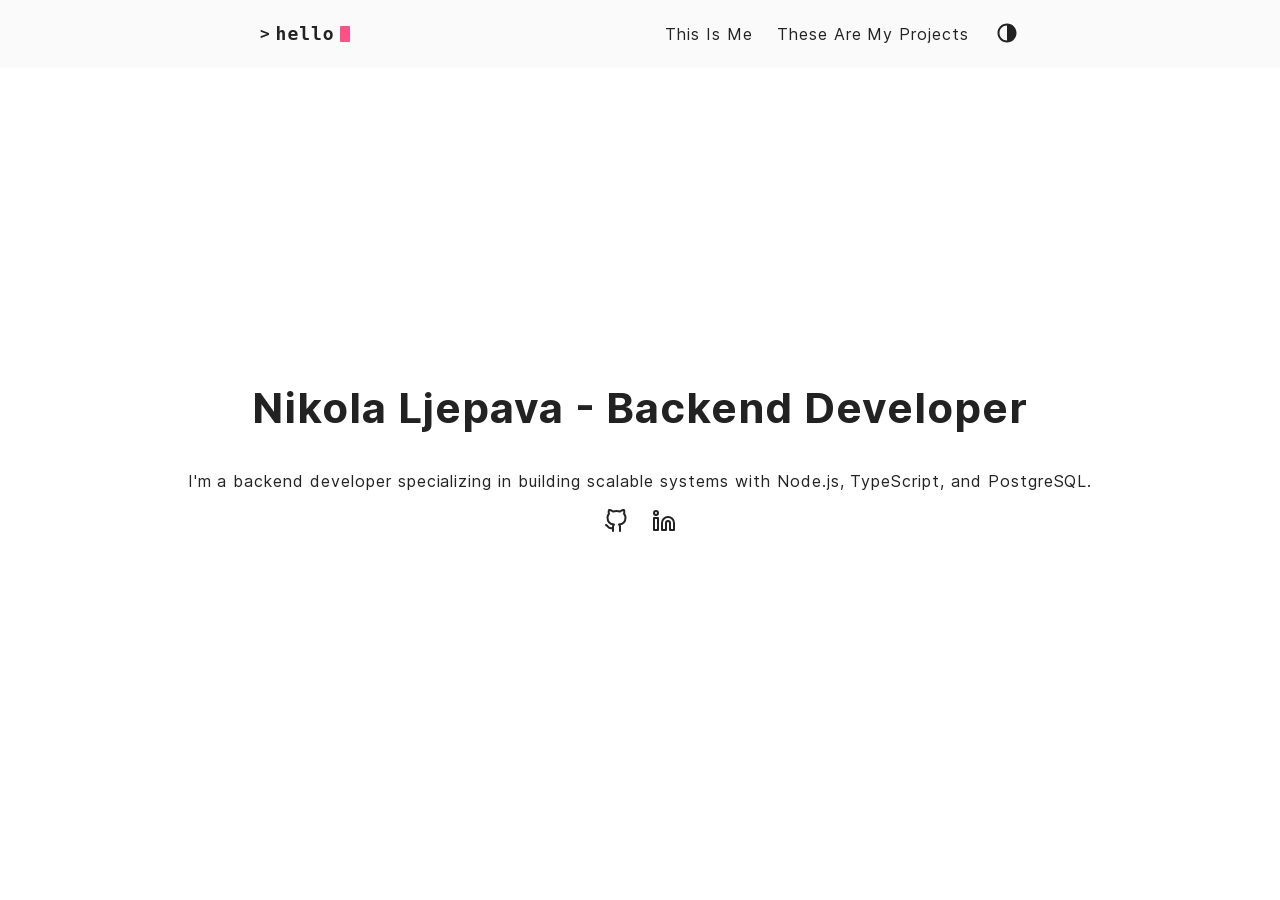
<file: index.html>
<!DOCTYPE html>
<html lang="en">
    <head>
	<meta name="generator" content="Hugo 0.152.2">
        <meta charset="UTF-8">
<meta http-equiv="X-UA-Compatible" content="ie=edge">

<meta name="viewport" content="width=device-width, initial-scale=1, shrink-to-fit=no">
<meta name="author" content="">
<meta name="description" content="I&#39;m a backend developer specializing in building scalable systems with Node.js, TypeScript, and PostgreSQL." />
<meta name="keywords" content="" />
<meta name="robots" content="noodp" />
<meta name="theme-color" content="" />
<link rel="canonical" href="https://NikolaLjepava.github.io/" />


    <title>
        
            Nikola Ljepava - Backend Developer 
        
    </title>





  <link rel="stylesheet" href="/main.min.2729760c629597024c5de34b40ea9f372f2b5a2a192dcdca537b7ddfa483eab8.css" integrity="sha256-Jyl2DGKVlwJMXeNLQOqfNy8rWioZLc3KU3t936SD6rg=" crossorigin="anonymous">





    <link rel="apple-touch-icon" sizes="180x180" href="/apple-touch-icon.png">
    <link rel="icon" type="image/png" sizes="32x32" href="/favicon-32x32.png">
    <link rel="icon" type="image/png" sizes="16x16" href="/favicon-16x16.png">
    <link rel="manifest" href="/site.webmanifest">
    <link rel="mask-icon" href="/safari-pinned-tab.svg" color="">
    <link rel="shortcut icon" href="/favicon.ico">
    <meta name="msapplication-TileColor" content="">



  <meta itemprop="name" content="Nikola Ljepava - Backend Developer">
  <meta itemprop="description" content="Hi, I’m Nikola I’m a backend developer specializing in building scalable systems with Node.js, TypeScript, and PostgreSQL. Currently taking a course in C# on Udemy to broaden my expertise.">
  <meta itemprop="datePublished" content="2025-11-16T00:00:00+00:00">
  <meta itemprop="dateModified" content="2025-11-16T00:00:00+00:00">
  <meta itemprop="wordCount" content="29">

  <meta name="twitter:card" content="summary">
  <meta name="twitter:title" content="Nikola Ljepava - Backend Developer">
  <meta name="twitter:description" content="Hi, I’m Nikola I’m a backend developer specializing in building scalable systems with Node.js, TypeScript, and PostgreSQL. Currently taking a course in C# on Udemy to broaden my expertise.">







    <meta property="article:published_time" content="2025-11-16 00:00:00 &#43;0000 UTC" />



<link rel="alternate" type="application/rss+xml" href="https://NikolaLjepava.github.io/index.xml" title="Nikola Ljepava - Backend Developer" />









    </head>

    
    <body class="">

    
        <div class="container">
            <header class="header">
    <span class="header__inner">
        <a href="/" style="text-decoration: none;">
    <div class="logo">
        
            <span class="logo__mark">></span>
            <span class="logo__text ">
                hello</span>
            <span class="logo__cursor" style=
                  "
                   
                   ">
            </span>
        
    </div>
</a>


        <span class="header__right">
                <nav class="menu">
    <ul class="menu__inner"><li><a href="/">This Is Me</a></li><li><a href="/projects">These Are My Projects</a></li>
    </ul>
</nav>

                <span class="menu-trigger">
                    <svg xmlns="http://www.w3.org/2000/svg" viewBox="0 0 24 24">
                        <path d="M0 0h24v24H0z" fill="none"/>
                        <path d="M3 18h18v-2H3v2zm0-5h18v-2H3v2zm0-7v2h18V6H3z"/>
                    </svg>
                </span>
                <span class="theme-toggle not-selectable"><svg class="theme-toggler" width="24" height="24" viewBox="0 0 48 48" fill="none" xmlns="http://www.w3.org/2000/svg">
   <path d="M22 41C32.4934 41 41 32.4934 41 22C41 11.5066 32.4934 3 22
   3C11.5066 3 3 11.5066 3 22C3 32.4934 11.5066 41 22 41ZM7 22C7
   13.7157 13.7157 7 22 7V37C13.7157 37 7 30.2843 7 22Z"/>
 </svg></span>
        </span>
    </span>
</header>


            <div class="content">
                
    <main>
        <div>
            

            <h1>Nikola Ljepava - Backend Developer</h1>

            
    <p>I&#39;m a backend developer specializing in building scalable systems with Node.js, TypeScript, and PostgreSQL.</p>
                <div>
                    &nbsp; <a href="https://github.com/NikolaLjepava"  rel="me noopener " title="Github"><svg xmlns="http://www.w3.org/2000/svg" width="24" height="24" viewBox="0 0 24 24" fill="none" stroke="currentColor" stroke-width="2" stroke-linecap="round" stroke-linejoin="round"><path d="M9 19c-5 1.5-5-2.5-7-3m14 6v-3.87a3.37 3.37 0 0 0-.94-2.61c3.14-.35 6.44-1.54 6.44-7A5.44 5.44 0 0 0 20 4.77 5.07 5.07 0 0 0 19.91 1S18.73.65 16 2.48a13.38 13.38 0 0 0-7 0C6.27.65 5.09 1 5.09 1A5.07 5.07 0 0 0 5 4.77a5.44 5.44 0 0 0-1.5 3.78c0 5.42 3.3 6.61 6.44 7A3.37 3.37 0 0 0 9 18.13V22"></path></svg></a> &nbsp;&nbsp; <a href="https://www.linkedin.com/in/nikola-ljepava-847291222/"  rel="me noopener " title="Linkedin"><svg xmlns="http://www.w3.org/2000/svg" width="24" height="24" viewBox="0 0 24 24" fill="none" stroke="currentColor" stroke-width="2" stroke-linecap="round" stroke-linejoin="round"><path d="M16 8a6 6 0 0 1 6 6v7h-4v-7a2 2 0 0 0-2-2 2 2 0 0 0-2 2v7h-4v-7a6 6 0 0 1 6-6z"></path><rect x="2" y="9" width="4" height="12"></rect><circle cx="4" cy="4" r="2"></circle></svg></a> &nbsp;
                </div>
        </div>
    </main>

            </div>

            
                <footer class="footer">
    
    
</footer>

            
        </div>

        



<script type="text/javascript" src="/bundle.min.ad54ad97364f77ede35def9096b162bb1f0b3973aa50b080f5e82fa147f6882e2a7200d7535adbf9b51bebf939f1c1ca9bbe6be87530092aca720eac4a226fda.js" integrity="sha512-rVStlzZPd&#43;3jXe&#43;QlrFiux8LOXOqULCA9egvoUf2iC4qcgDXU1rb&#43;bUb6/k58cHKm75r6HUwCSrKcg6sSiJv2g=="></script>




    </body>
</html>
</file>
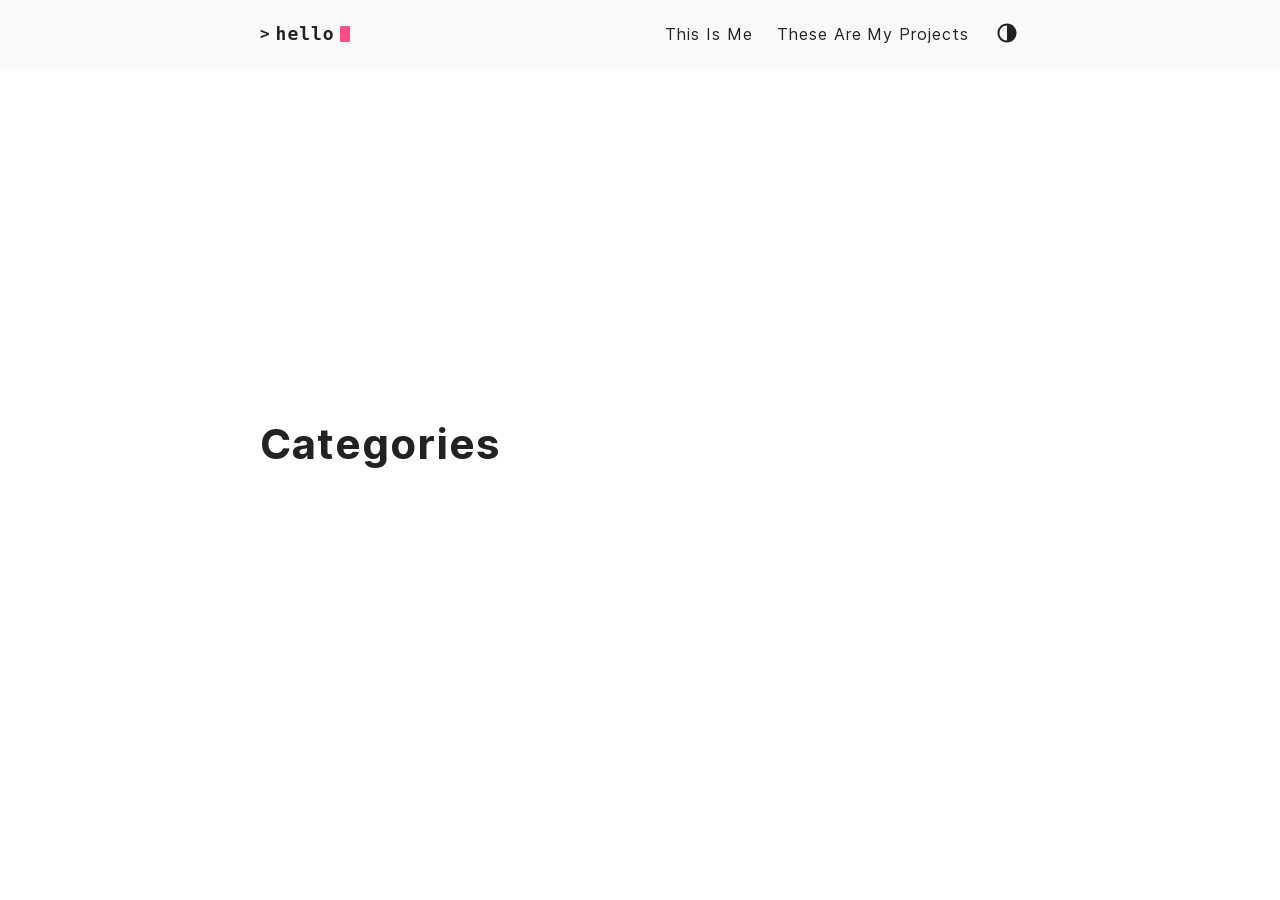
<file: categories/index.html>
<!DOCTYPE html>
<html lang="en">
    <head>
        <meta charset="UTF-8">
<meta http-equiv="X-UA-Compatible" content="ie=edge">

<meta name="viewport" content="width=device-width, initial-scale=1, shrink-to-fit=no">
<meta name="author" content="">
<meta name="description" content="" />
<meta name="keywords" content="" />
<meta name="robots" content="noodp" />
<meta name="theme-color" content="" />
<link rel="canonical" href="https://NikolaLjepava.github.io/categories/" />


    <title>
        
            Categories :: Nikola Ljepava - Backend Developer 
        
    </title>





  <link rel="stylesheet" href="/main.min.2729760c629597024c5de34b40ea9f372f2b5a2a192dcdca537b7ddfa483eab8.css" integrity="sha256-Jyl2DGKVlwJMXeNLQOqfNy8rWioZLc3KU3t936SD6rg=" crossorigin="anonymous">





    <link rel="apple-touch-icon" sizes="180x180" href="/apple-touch-icon.png">
    <link rel="icon" type="image/png" sizes="32x32" href="/favicon-32x32.png">
    <link rel="icon" type="image/png" sizes="16x16" href="/favicon-16x16.png">
    <link rel="manifest" href="/site.webmanifest">
    <link rel="mask-icon" href="/safari-pinned-tab.svg" color="">
    <link rel="shortcut icon" href="/favicon.ico">
    <meta name="msapplication-TileColor" content="">



  <meta itemprop="name" content="Categories">

  <meta name="twitter:card" content="summary">
  <meta name="twitter:title" content="Categories">









<link rel="alternate" type="application/rss+xml" href="https://NikolaLjepava.github.io/categories/index.xml" title="Nikola Ljepava - Backend Developer" />









    </head>

    
        <body>
    
    
        <div class="container">
            <header class="header">
    <span class="header__inner">
        <a href="/" style="text-decoration: none;">
    <div class="logo">
        
            <span class="logo__mark">></span>
            <span class="logo__text ">
                hello</span>
            <span class="logo__cursor" style=
                  "
                   
                   ">
            </span>
        
    </div>
</a>


        <span class="header__right">
                <nav class="menu">
    <ul class="menu__inner"><li><a href="/">This Is Me</a></li><li><a href="/projects">These Are My Projects</a></li>
    </ul>
</nav>

                <span class="menu-trigger">
                    <svg xmlns="http://www.w3.org/2000/svg" viewBox="0 0 24 24">
                        <path d="M0 0h24v24H0z" fill="none"/>
                        <path d="M3 18h18v-2H3v2zm0-5h18v-2H3v2zm0-7v2h18V6H3z"/>
                    </svg>
                </span>
                <span class="theme-toggle not-selectable"><svg class="theme-toggler" width="24" height="24" viewBox="0 0 48 48" fill="none" xmlns="http://www.w3.org/2000/svg">
   <path d="M22 41C32.4934 41 41 32.4934 41 22C41 11.5066 32.4934 3 22
   3C11.5066 3 3 11.5066 3 22C3 32.4934 11.5066 41 22 41ZM7 22C7
   13.7157 13.7157 7 22 7V37C13.7157 37 7 30.2843 7 22Z"/>
 </svg></span>
        </span>
    </span>
</header>


            <div class="content">
                
    

    <main class="posts">
        <h1>Categories</h1>

        

        
    <div class="pagination">
    <div class="pagination__buttons">
        
        
    </div>
</div>

    </main>

            </div>

            
                <footer class="footer">
    
    
</footer>

            
        </div>

        



<script type="text/javascript" src="/bundle.min.ad54ad97364f77ede35def9096b162bb1f0b3973aa50b080f5e82fa147f6882e2a7200d7535adbf9b51bebf939f1c1ca9bbe6be87530092aca720eac4a226fda.js" integrity="sha512-rVStlzZPd&#43;3jXe&#43;QlrFiux8LOXOqULCA9egvoUf2iC4qcgDXU1rb&#43;bUb6/k58cHKm75r6HUwCSrKcg6sSiJv2g=="></script>




    </body>
</html>
</file>
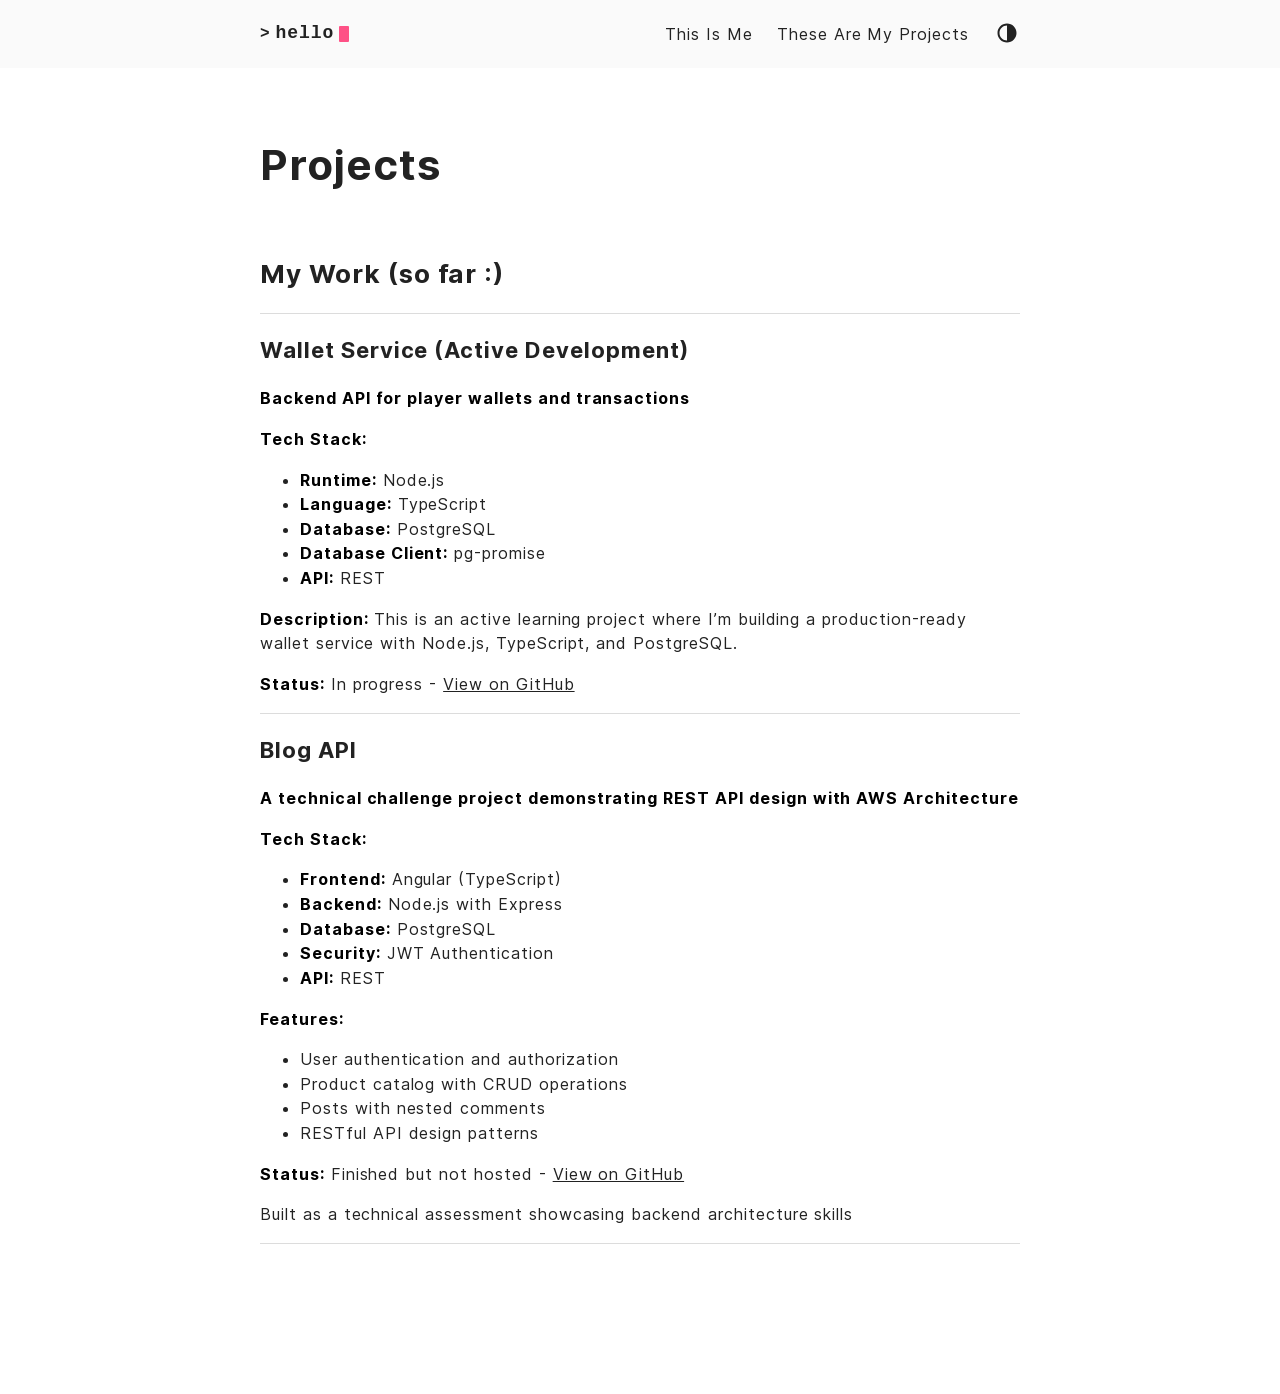
<file: projects/index.html>
<!DOCTYPE html>
<html lang="en">
    <head>
        <meta charset="UTF-8">
<meta http-equiv="X-UA-Compatible" content="ie=edge">

<meta name="viewport" content="width=device-width, initial-scale=1, shrink-to-fit=no">
<meta name="author" content="">
<meta name="description" content="My Work (so far :) Wallet Service (Active Development) Backend API for player wallets and transactions
Tech Stack:
Runtime: Node.js Language: TypeScript Database: PostgreSQL Database Client: pg-promise API: REST Description: This is an active learning project where I&rsquo;m building a production-ready wallet service with Node.js, TypeScript, and PostgreSQL.
Status: In progress - View on GitHub
Blog API A technical challenge project demonstrating REST API design with AWS Architecture
Tech Stack:
Frontend: Angular (TypeScript) Backend: Node.js with Express Database: PostgreSQL Security: JWT Authentication API: REST Features:
" />
<meta name="keywords" content="" />
<meta name="robots" content="noodp" />
<meta name="theme-color" content="" />
<link rel="canonical" href="https://NikolaLjepava.github.io/projects/" />


    <title>
        
            Projects :: Nikola Ljepava - Backend Developer 
        
    </title>





  <link rel="stylesheet" href="/main.min.2729760c629597024c5de34b40ea9f372f2b5a2a192dcdca537b7ddfa483eab8.css" integrity="sha256-Jyl2DGKVlwJMXeNLQOqfNy8rWioZLc3KU3t936SD6rg=" crossorigin="anonymous">





    <link rel="apple-touch-icon" sizes="180x180" href="/apple-touch-icon.png">
    <link rel="icon" type="image/png" sizes="32x32" href="/favicon-32x32.png">
    <link rel="icon" type="image/png" sizes="16x16" href="/favicon-16x16.png">
    <link rel="manifest" href="/site.webmanifest">
    <link rel="mask-icon" href="/safari-pinned-tab.svg" color="">
    <link rel="shortcut icon" href="/favicon.ico">
    <meta name="msapplication-TileColor" content="">



  <meta itemprop="name" content="Projects">
  <meta itemprop="description" content="My Work (so far :) Wallet Service (Active Development) Backend API for player wallets and transactions
Tech Stack:
Runtime: Node.js Language: TypeScript Database: PostgreSQL Database Client: pg-promise API: REST Description: This is an active learning project where I’m building a production-ready wallet service with Node.js, TypeScript, and PostgreSQL.
Status: In progress - View on GitHub
Blog API A technical challenge project demonstrating REST API design with AWS Architecture
Tech Stack:
Frontend: Angular (TypeScript) Backend: Node.js with Express Database: PostgreSQL Security: JWT Authentication API: REST Features:">
  <meta itemprop="datePublished" content="2025-11-16T00:00:00+00:00">
  <meta itemprop="dateModified" content="2025-11-16T00:00:00+00:00">
  <meta itemprop="wordCount" content="120">

  <meta name="twitter:card" content="summary">
  <meta name="twitter:title" content="Projects">
  <meta name="twitter:description" content="My Work (so far :) Wallet Service (Active Development) Backend API for player wallets and transactions
Tech Stack:
Runtime: Node.js Language: TypeScript Database: PostgreSQL Database Client: pg-promise API: REST Description: This is an active learning project where I’m building a production-ready wallet service with Node.js, TypeScript, and PostgreSQL.
Status: In progress - View on GitHub
Blog API A technical challenge project demonstrating REST API design with AWS Architecture
Tech Stack:
Frontend: Angular (TypeScript) Backend: Node.js with Express Database: PostgreSQL Security: JWT Authentication API: REST Features:">







    <meta property="article:published_time" content="2025-11-16 00:00:00 &#43;0000 UTC" />












    </head>

    
        <body>
    
    
        <div class="container">
            <header class="header">
    <span class="header__inner">
        <a href="/" style="text-decoration: none;">
    <div class="logo">
        
            <span class="logo__mark">></span>
            <span class="logo__text ">
                hello</span>
            <span class="logo__cursor" style=
                  "
                   
                   ">
            </span>
        
    </div>
</a>


        <span class="header__right">
                <nav class="menu">
    <ul class="menu__inner"><li><a href="/">This Is Me</a></li><li><a href="/projects">These Are My Projects</a></li>
    </ul>
</nav>

                <span class="menu-trigger">
                    <svg xmlns="http://www.w3.org/2000/svg" viewBox="0 0 24 24">
                        <path d="M0 0h24v24H0z" fill="none"/>
                        <path d="M3 18h18v-2H3v2zm0-5h18v-2H3v2zm0-7v2h18V6H3z"/>
                    </svg>
                </span>
                <span class="theme-toggle not-selectable"><svg class="theme-toggler" width="24" height="24" viewBox="0 0 48 48" fill="none" xmlns="http://www.w3.org/2000/svg">
   <path d="M22 41C32.4934 41 41 32.4934 41 22C41 11.5066 32.4934 3 22
   3C11.5066 3 3 11.5066 3 22C3 32.4934 11.5066 41 22 41ZM7 22C7
   13.7157 13.7157 7 22 7V37C13.7157 37 7 30.2843 7 22Z"/>
 </svg></span>
        </span>
    </span>
</header>


            <div class="content">
                
    <main class="post">

        <div class="post-info">
            
            </p>
        </div>

        <article>
            <h2 class="post-title"><a href="https://NikolaLjepava.github.io/projects/">Projects</a></h2>

            
            
            

            <div class="post-content">
                <h2 id="my-work-so-far-">My Work (so far :)</h2>
<hr>
<h3 id="wallet-service-active-development">Wallet Service (Active Development)</h3>
<p><strong>Backend API for player wallets and transactions</strong></p>
<p><strong>Tech Stack:</strong></p>
<ul>
<li><strong>Runtime:</strong> Node.js</li>
<li><strong>Language:</strong> TypeScript</li>
<li><strong>Database:</strong> PostgreSQL</li>
<li><strong>Database Client:</strong> pg-promise</li>
<li><strong>API:</strong> REST</li>
</ul>
<p><strong>Description:</strong>
This is an active learning project where I&rsquo;m building a production-ready wallet service with Node.js, TypeScript, and PostgreSQL.</p>
<p><strong>Status:</strong> In progress - <a href="https://github.com/NikolaLjepava/wallet-service">View on GitHub</a></p>
<hr>
<h3 id="blog-api">Blog API</h3>
<p><strong>A technical challenge project demonstrating REST API design with AWS Architecture</strong></p>
<p><strong>Tech Stack:</strong></p>
<ul>
<li><strong>Frontend:</strong> Angular (TypeScript)</li>
<li><strong>Backend:</strong> Node.js with Express</li>
<li><strong>Database:</strong> PostgreSQL</li>
<li><strong>Security:</strong> JWT Authentication</li>
<li><strong>API:</strong> REST</li>
</ul>
<p><strong>Features:</strong></p>
<ul>
<li>User authentication and authorization</li>
<li>Product catalog with CRUD operations</li>
<li>Posts with nested comments</li>
<li>RESTful API design patterns</li>
</ul>
<p><strong>Status:</strong> Finished but not hosted - <a href="https://github.com/NikolaLjepava/devleet_blog">View on GitHub</a></p>
<p>Built as a technical assessment showcasing backend architecture skills</p>

            </div>
        </article>

        <hr />

        <div class="post-info">
            
            
  		</div>
    </main>

            </div>

            
                <footer class="footer">
    
    
</footer>

            
        </div>

        



<script type="text/javascript" src="/bundle.min.ad54ad97364f77ede35def9096b162bb1f0b3973aa50b080f5e82fa147f6882e2a7200d7535adbf9b51bebf939f1c1ca9bbe6be87530092aca720eac4a226fda.js" integrity="sha512-rVStlzZPd&#43;3jXe&#43;QlrFiux8LOXOqULCA9egvoUf2iC4qcgDXU1rb&#43;bUb6/k58cHKm75r6HUwCSrKcg6sSiJv2g=="></script>




    </body>
</html>
</file>
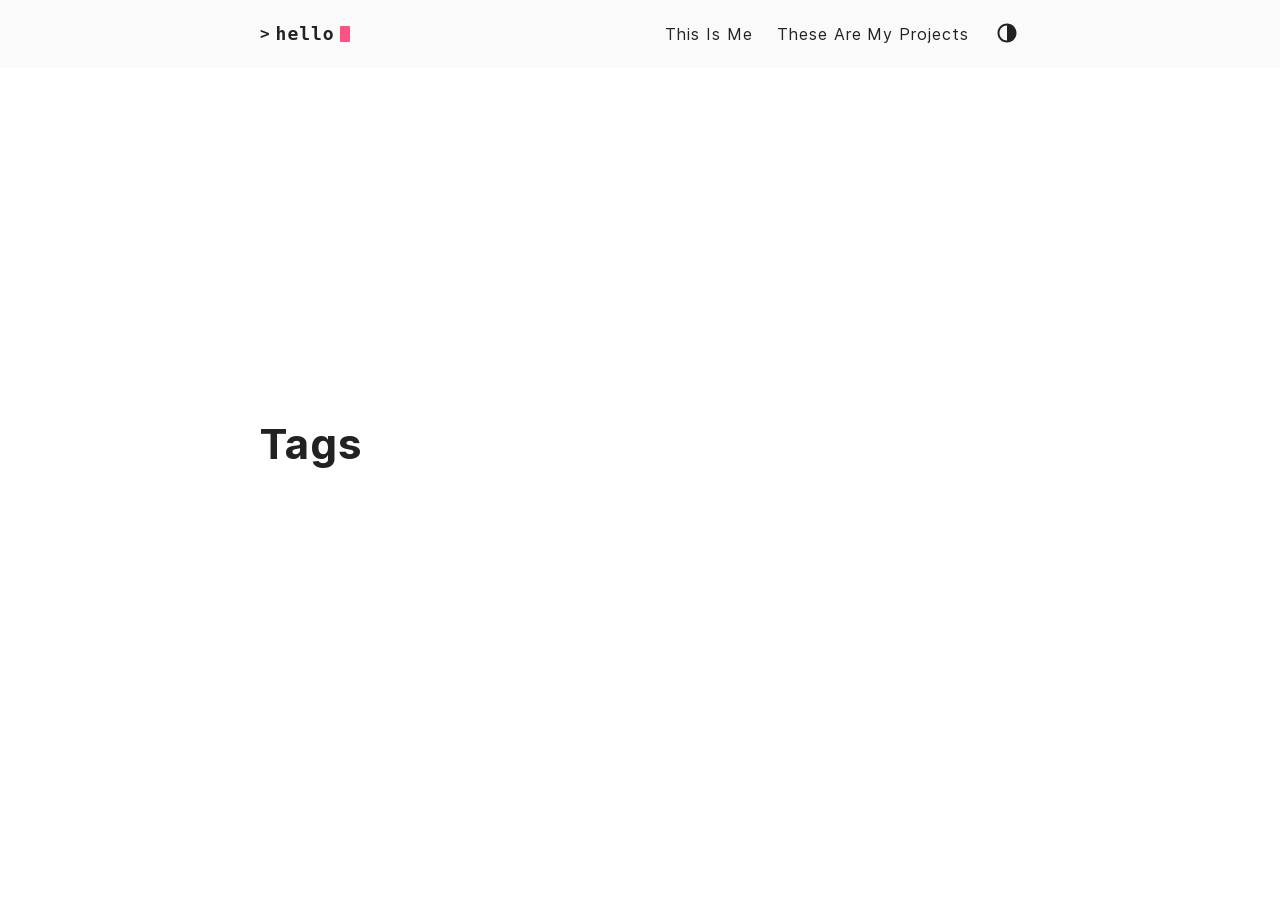
<file: tags/index.html>
<!DOCTYPE html>
<html lang="en">
    <head>
        <meta charset="UTF-8">
<meta http-equiv="X-UA-Compatible" content="ie=edge">

<meta name="viewport" content="width=device-width, initial-scale=1, shrink-to-fit=no">
<meta name="author" content="">
<meta name="description" content="" />
<meta name="keywords" content="" />
<meta name="robots" content="noodp" />
<meta name="theme-color" content="" />
<link rel="canonical" href="https://NikolaLjepava.github.io/tags/" />


    <title>
        
            Tags :: Nikola Ljepava - Backend Developer 
        
    </title>





  <link rel="stylesheet" href="/main.min.2729760c629597024c5de34b40ea9f372f2b5a2a192dcdca537b7ddfa483eab8.css" integrity="sha256-Jyl2DGKVlwJMXeNLQOqfNy8rWioZLc3KU3t936SD6rg=" crossorigin="anonymous">





    <link rel="apple-touch-icon" sizes="180x180" href="/apple-touch-icon.png">
    <link rel="icon" type="image/png" sizes="32x32" href="/favicon-32x32.png">
    <link rel="icon" type="image/png" sizes="16x16" href="/favicon-16x16.png">
    <link rel="manifest" href="/site.webmanifest">
    <link rel="mask-icon" href="/safari-pinned-tab.svg" color="">
    <link rel="shortcut icon" href="/favicon.ico">
    <meta name="msapplication-TileColor" content="">



  <meta itemprop="name" content="Tags">

  <meta name="twitter:card" content="summary">
  <meta name="twitter:title" content="Tags">









<link rel="alternate" type="application/rss+xml" href="https://NikolaLjepava.github.io/tags/index.xml" title="Nikola Ljepava - Backend Developer" />









    </head>

    
        <body>
    
    
        <div class="container">
            <header class="header">
    <span class="header__inner">
        <a href="/" style="text-decoration: none;">
    <div class="logo">
        
            <span class="logo__mark">></span>
            <span class="logo__text ">
                hello</span>
            <span class="logo__cursor" style=
                  "
                   
                   ">
            </span>
        
    </div>
</a>


        <span class="header__right">
                <nav class="menu">
    <ul class="menu__inner"><li><a href="/">This Is Me</a></li><li><a href="/projects">These Are My Projects</a></li>
    </ul>
</nav>

                <span class="menu-trigger">
                    <svg xmlns="http://www.w3.org/2000/svg" viewBox="0 0 24 24">
                        <path d="M0 0h24v24H0z" fill="none"/>
                        <path d="M3 18h18v-2H3v2zm0-5h18v-2H3v2zm0-7v2h18V6H3z"/>
                    </svg>
                </span>
                <span class="theme-toggle not-selectable"><svg class="theme-toggler" width="24" height="24" viewBox="0 0 48 48" fill="none" xmlns="http://www.w3.org/2000/svg">
   <path d="M22 41C32.4934 41 41 32.4934 41 22C41 11.5066 32.4934 3 22
   3C11.5066 3 3 11.5066 3 22C3 32.4934 11.5066 41 22 41ZM7 22C7
   13.7157 13.7157 7 22 7V37C13.7157 37 7 30.2843 7 22Z"/>
 </svg></span>
        </span>
    </span>
</header>


            <div class="content">
                
    

    <main class="posts">
        <h1>Tags</h1>

        

        
    <div class="pagination">
    <div class="pagination__buttons">
        
        
    </div>
</div>

    </main>

            </div>

            
                <footer class="footer">
    
    
</footer>

            
        </div>

        



<script type="text/javascript" src="/bundle.min.ad54ad97364f77ede35def9096b162bb1f0b3973aa50b080f5e82fa147f6882e2a7200d7535adbf9b51bebf939f1c1ca9bbe6be87530092aca720eac4a226fda.js" integrity="sha512-rVStlzZPd&#43;3jXe&#43;QlrFiux8LOXOqULCA9egvoUf2iC4qcgDXU1rb&#43;bUb6/k58cHKm75r6HUwCSrKcg6sSiJv2g=="></script>




    </body>
</html>
</file>
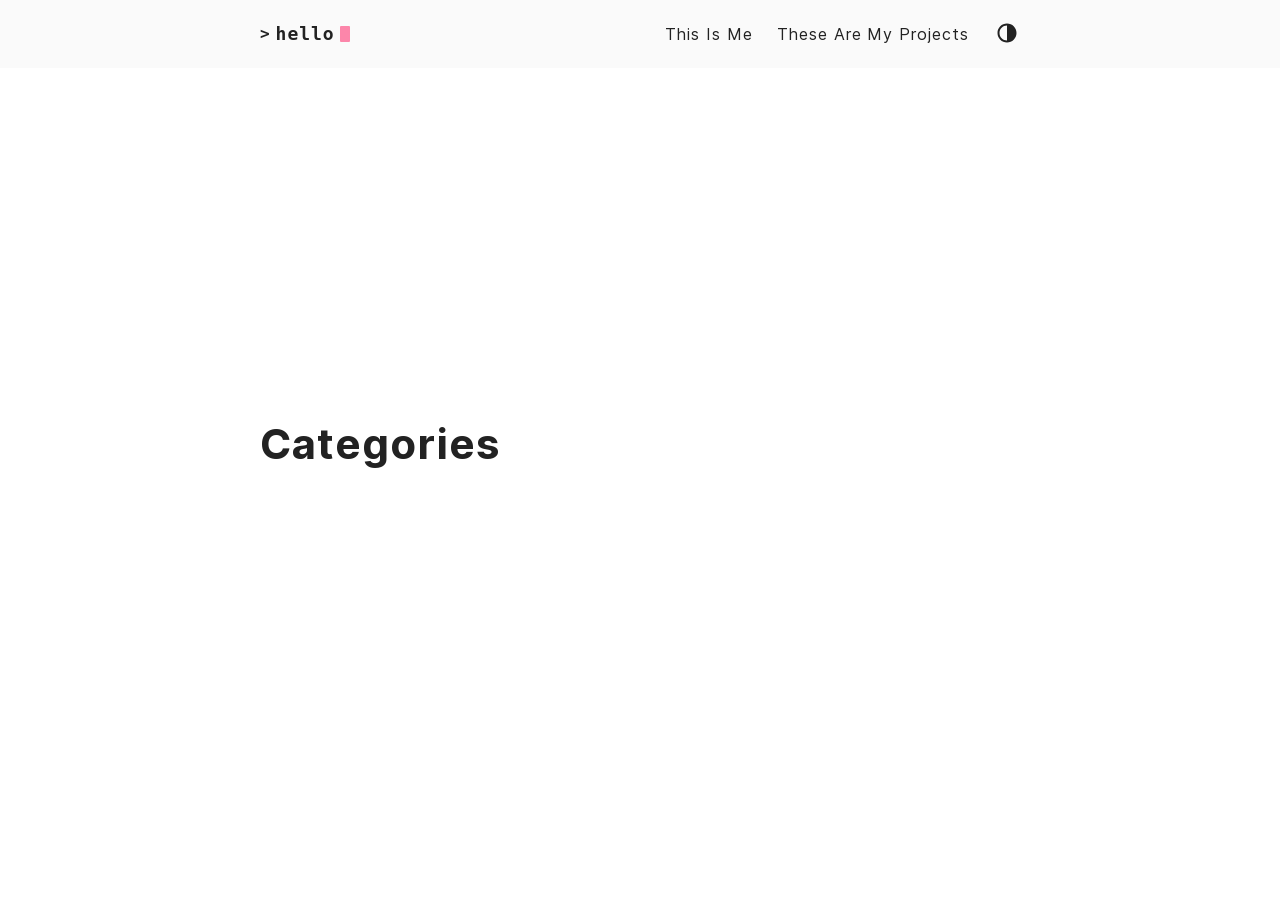
<file: categories/page/1/index.html>
<!DOCTYPE html>
<html lang="en-us">
  <head>
    <title>https://NikolaLjepava.github.io/categories/</title>
    <link rel="canonical" href="https://NikolaLjepava.github.io/categories/">
    <meta charset="utf-8">
    <meta http-equiv="refresh" content="0; url=https://NikolaLjepava.github.io/categories/">
  </head>
</html>
</file>
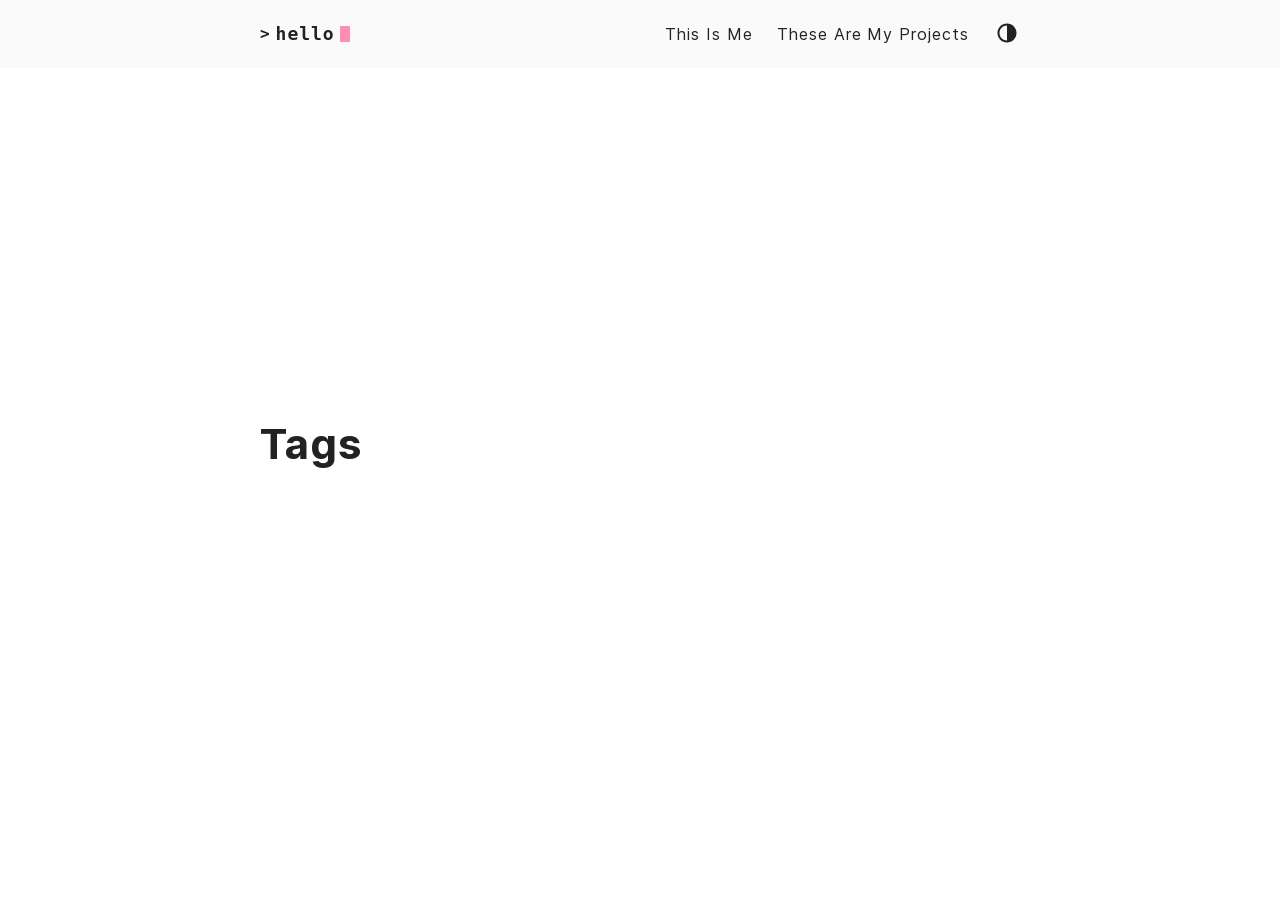
<file: tags/page/1/index.html>
<!DOCTYPE html>
<html lang="en-us">
  <head>
    <title>https://NikolaLjepava.github.io/tags/</title>
    <link rel="canonical" href="https://NikolaLjepava.github.io/tags/">
    <meta charset="utf-8">
    <meta http-equiv="refresh" content="0; url=https://NikolaLjepava.github.io/tags/">
  </head>
</html>
</file>
<file: main.min.2729760c629597024c5de34b40ea9f372f2b5a2a192dcdca537b7ddfa483eab8.css>
﻿::-webkit-scrollbar{width:8px;height:8px;background:#212020}::-webkit-scrollbar-thumb{background:#888}::-webkit-scrollbar-thumb:hover{background:#dcdcdc}html{line-height:1.15;-webkit-text-size-adjust:100%}body{margin:0}main{display:block}h1{font-size:2em;margin:.67em 0}hr{box-sizing:content-box;height:0;overflow:visible}pre{font-family:monospace,monospace;font-display:auto;font-size:1em}a{background-color:initial}abbr[title]{border-bottom:none;text-decoration:underline;text-decoration:underline dotted}b,strong{font-weight:bolder}code,kbd,samp{font-family:monospace,monospace;font-display:auto;font-size:1em}small{font-size:80%}sub,sup{font-size:75%;line-height:0;position:relative;vertical-align:baseline}sub{bottom:-.25em}sup{top:-.5em}img{border-style:none}button,input,optgroup,select,textarea{font-family:inherit;font-display:auto;font-size:100%;line-height:1.15;margin:0}button,input{overflow:visible}button,select{text-transform:none}button,[type=button],[type=reset],[type=submit]{-webkit-appearance:button}button::-moz-focus-inner,[type=button]::-moz-focus-inner,[type=reset]::-moz-focus-inner,[type=submit]::-moz-focus-inner{border-style:none;padding:0}button:-moz-focusring,[type=button]:-moz-focusring,[type=reset]:-moz-focusring,[type=submit]:-moz-focusring{outline:1px dotted ButtonText}fieldset{padding:.35em .75em .625em}legend{box-sizing:border-box;color:inherit;display:table;max-width:100%;padding:0;white-space:normal}progress{vertical-align:baseline}textarea{overflow:auto}[type=checkbox],[type=radio]{box-sizing:border-box;padding:0}[type=number]::-webkit-inner-spin-button,[type=number]::-webkit-outer-spin-button{height:auto}[type=search]{-webkit-appearance:textfield;outline-offset:-2px}[type=search]::-webkit-search-decoration{-webkit-appearance:none}::-webkit-file-upload-button{-webkit-appearance:button;font:inherit}details{display:block}summary{display:list-item}template{display:none}[hidden]{display:none}code[class*=language-],pre[class*=language-]{color:#fff;background:0 0;font-family:Consolas,Monaco,andale mono,ubuntu mono,monospace;font-size:1em;text-align:left;text-shadow:0 -.1em .2em #000;white-space:pre;word-spacing:normal;word-break:normal;word-wrap:normal;line-height:1.5;-moz-tab-size:4;-o-tab-size:4;tab-size:4;-webkit-hyphens:none;-moz-hyphens:none;-ms-hyphens:none;hyphens:none}pre[class*=language-],:not(pre)>code[class*=language-]{background:#141414}pre[class*=language-]{border-radius:.5em;border:.3em solid #545454;box-shadow:1px 1px .5em black inset;margin:.5em 0;overflow:auto;padding:1em}pre[class*=language-]::-moz-selection{background:#27292a}pre[class*=language-]::selection{background:#27292a}pre[class*=language-]::-moz-selection,pre[class*=language-] ::-moz-selection,code[class*=language-]::-moz-selection,code[class*=language-] ::-moz-selection{text-shadow:none;background:rgba(237,237,237,.15)}pre[class*=language-]::selection,pre[class*=language-] ::selection,code[class*=language-]::selection,code[class*=language-] ::selection{text-shadow:none;background:rgba(237,237,237,.15)}:not(pre)>code[class*=language-]{border-radius:.3em;border:.13em solid #545454;box-shadow:1px 1px .3em -.1em black inset;padding:.15em .2em .05em;white-space:normal}.token.comment,.token.prolog,.token.doctype,.token.cdata{color:#787878}.token.punctuation{opacity:.7}.token.namespace{opacity:.7}.token.tag,.token.boolean,.token.number,.token.deleted{color:#cf694a}.token.keyword,.token.property,.token.selector,.token.constant,.token.symbol,.token.builtin{color:#f9ee9a}.token.attr-name,.token.attr-value,.token.string,.token.char,.token.operator,.token.entity,.token.url,.language-css .token.string,.style .token.string,.token.variable,.token.inserted{color:#919e6b}.token.atrule{color:#7386a5}.token.regex,.token.important{color:#e9c163}.token.important,.token.bold{font-weight:700}.token.italic{font-style:italic}.token.entity{cursor:help}pre[data-line]{padding:1em 0 1em 3em;position:relative}.language-markup .token.tag,.language-markup .token.attr-name,.language-markup .token.punctuation{color:#ad895c}.token{position:relative;z-index:1}.line-highlight{background:rgba(84,84,84,.25);background:linear-gradient(to right,rgba(84,84,84,.1) 70%,rgba(84,84,84,0));border-bottom:1px dashed #545454;border-top:1px dashed #545454;left:0;line-height:inherit;margin-top:.75em;padding:inherit 0;pointer-events:none;position:absolute;right:0;white-space:pre;z-index:0}.line-highlight:before,.line-highlight[data-end]:after{background-color:#8794a6;border-radius:999px;box-shadow:0 1px white;color:#f5f2f0;content:attr(data-start);font:700 65%/1.5 sans-serif;left:.6em;min-width:1em;padding:0 .5em;position:absolute;text-align:center;text-shadow:none;top:.4em;vertical-align:.3em}.line-highlight[data-end]:after{bottom:.4em;content:attr(data-end);top:auto}pre[data-line]{position:relative;padding:1em 0 1em 3em}.line-highlight{position:absolute;left:0;right:0;padding:inherit 0;margin-top:1em;background:rgba(153,122,102,8%);background:linear-gradient(to right,rgba(153,122,102,.1) 70%,rgba(153,122,102,0));pointer-events:none;line-height:inherit;white-space:pre}@media print{.line-highlight{-webkit-print-color-adjust:exact;color-adjust:exact}}.line-highlight:before,.line-highlight[data-end]:after{content:attr(data-start);position:absolute;top:.4em;left:.6em;min-width:1em;padding:0 .5em;background-color:rgba(153,122,102,.4);color:#f5f2f0;font:700 65%/1.5 sans-serif;text-align:center;vertical-align:.3em;border-radius:999px;text-shadow:none;box-shadow:0 1px white}.line-highlight[data-end]:after{content:attr(data-end);top:auto;bottom:.4em}.line-numbers .line-highlight:before,.line-numbers .line-highlight:after{content:none}pre[id].linkable-line-numbers span.line-numbers-rows{pointer-events:all}pre[id].linkable-line-numbers span.line-numbers-rows>span:before{cursor:pointer}pre[id].linkable-line-numbers span.line-numbers-rows>span:hover:before{background-color:rgba(128,128,128,.2)}pre[class*=language-].line-numbers{position:relative;padding-left:3.8em;counter-reset:linenumber}pre[class*=language-].line-numbers>code{position:relative;white-space:inherit}.line-numbers .line-numbers-rows{position:absolute;pointer-events:none;top:0;font-size:100%;left:-3.8em;width:3em;letter-spacing:-1px;border-right:1px solid #999;-webkit-user-select:none;-moz-user-select:none;-ms-user-select:none;user-select:none}.line-numbers-rows>span{display:block;counter-increment:linenumber}.line-numbers-rows>span:before{content:counter(linenumber);color:#999;display:block;padding-right:.8em;text-align:right}div.code-toolbar{position:relative}div.code-toolbar>.toolbar{position:absolute;top:.3em;right:.2em;transition:opacity .3s ease-in-out;opacity:0}div.code-toolbar:hover>.toolbar{opacity:1}div.code-toolbar:focus-within>.toolbar{opacity:1}div.code-toolbar>.toolbar .toolbar-item{display:inline-block}div.code-toolbar>.toolbar a{cursor:pointer}div.code-toolbar>.toolbar button{background:0 0;border:0;color:inherit;font:inherit;line-height:normal;overflow:visible;padding:0;-webkit-user-select:none;-moz-user-select:none;-ms-user-select:none}div.code-toolbar>.toolbar a,div.code-toolbar>.toolbar button,div.code-toolbar>.toolbar span{color:#bbb;font-size:.8em;padding:0 .5em;background:#f5f2f0;background:rgba(224,224,224,.2);box-shadow:0 2px rgba(0,0,0,.2);border-radius:.5em}div.code-toolbar>.toolbar a:hover,div.code-toolbar>.toolbar a:focus,div.code-toolbar>.toolbar button:hover,div.code-toolbar>.toolbar button:focus,div.code-toolbar>.toolbar span:hover,div.code-toolbar>.toolbar span:focus{color:inherit;text-decoration:none}.fib{background-size:contain;background-position:50%;background-repeat:no-repeat}.fi{background-size:contain;background-position:50%;background-repeat:no-repeat;position:relative;display:inline-block;width:1.33333333em;line-height:1em}.fi:before{content:'\00a0'}.fi.fis{width:1em}.fi-xx{background-image:url(../flags/4x3/xx.svg)}.fi-xx.fis{background-image:url(../flags/1x1/xx.svg)}.fi-ad{background-image:url(../flags/4x3/ad.svg)}.fi-ad.fis{background-image:url(../flags/1x1/ad.svg)}.fi-ae{background-image:url(../flags/4x3/ae.svg)}.fi-ae.fis{background-image:url(../flags/1x1/ae.svg)}.fi-af{background-image:url(../flags/4x3/af.svg)}.fi-af.fis{background-image:url(../flags/1x1/af.svg)}.fi-ag{background-image:url(../flags/4x3/ag.svg)}.fi-ag.fis{background-image:url(../flags/1x1/ag.svg)}.fi-ai{background-image:url(../flags/4x3/ai.svg)}.fi-ai.fis{background-image:url(../flags/1x1/ai.svg)}.fi-al{background-image:url(../flags/4x3/al.svg)}.fi-al.fis{background-image:url(../flags/1x1/al.svg)}.fi-am{background-image:url(../flags/4x3/am.svg)}.fi-am.fis{background-image:url(../flags/1x1/am.svg)}.fi-ao{background-image:url(../flags/4x3/ao.svg)}.fi-ao.fis{background-image:url(../flags/1x1/ao.svg)}.fi-aq{background-image:url(../flags/4x3/aq.svg)}.fi-aq.fis{background-image:url(../flags/1x1/aq.svg)}.fi-ar{background-image:url(../flags/4x3/ar.svg)}.fi-ar.fis{background-image:url(../flags/1x1/ar.svg)}.fi-as{background-image:url(../flags/4x3/as.svg)}.fi-as.fis{background-image:url(../flags/1x1/as.svg)}.fi-at{background-image:url(../flags/4x3/at.svg)}.fi-at.fis{background-image:url(../flags/1x1/at.svg)}.fi-au{background-image:url(../flags/4x3/au.svg)}.fi-au.fis{background-image:url(../flags/1x1/au.svg)}.fi-aw{background-image:url(../flags/4x3/aw.svg)}.fi-aw.fis{background-image:url(../flags/1x1/aw.svg)}.fi-ax{background-image:url(../flags/4x3/ax.svg)}.fi-ax.fis{background-image:url(../flags/1x1/ax.svg)}.fi-az{background-image:url(../flags/4x3/az.svg)}.fi-az.fis{background-image:url(../flags/1x1/az.svg)}.fi-ba{background-image:url(../flags/4x3/ba.svg)}.fi-ba.fis{background-image:url(../flags/1x1/ba.svg)}.fi-bb{background-image:url(../flags/4x3/bb.svg)}.fi-bb.fis{background-image:url(../flags/1x1/bb.svg)}.fi-bd{background-image:url(../flags/4x3/bd.svg)}.fi-bd.fis{background-image:url(../flags/1x1/bd.svg)}.fi-be{background-image:url(../flags/4x3/be.svg)}.fi-be.fis{background-image:url(../flags/1x1/be.svg)}.fi-bf{background-image:url(../flags/4x3/bf.svg)}.fi-bf.fis{background-image:url(../flags/1x1/bf.svg)}.fi-bg{background-image:url(../flags/4x3/bg.svg)}.fi-bg.fis{background-image:url(../flags/1x1/bg.svg)}.fi-bh{background-image:url(../flags/4x3/bh.svg)}.fi-bh.fis{background-image:url(../flags/1x1/bh.svg)}.fi-bi{background-image:url(../flags/4x3/bi.svg)}.fi-bi.fis{background-image:url(../flags/1x1/bi.svg)}.fi-bj{background-image:url(../flags/4x3/bj.svg)}.fi-bj.fis{background-image:url(../flags/1x1/bj.svg)}.fi-bl{background-image:url(../flags/4x3/bl.svg)}.fi-bl.fis{background-image:url(../flags/1x1/bl.svg)}.fi-bm{background-image:url(../flags/4x3/bm.svg)}.fi-bm.fis{background-image:url(../flags/1x1/bm.svg)}.fi-bn{background-image:url(../flags/4x3/bn.svg)}.fi-bn.fis{background-image:url(../flags/1x1/bn.svg)}.fi-bo{background-image:url(../flags/4x3/bo.svg)}.fi-bo.fis{background-image:url(../flags/1x1/bo.svg)}.fi-bq{background-image:url(../flags/4x3/bq.svg)}.fi-bq.fis{background-image:url(../flags/1x1/bq.svg)}.fi-br{background-image:url(../flags/4x3/br.svg)}.fi-br.fis{background-image:url(../flags/1x1/br.svg)}.fi-bs{background-image:url(../flags/4x3/bs.svg)}.fi-bs.fis{background-image:url(../flags/1x1/bs.svg)}.fi-bt{background-image:url(../flags/4x3/bt.svg)}.fi-bt.fis{background-image:url(../flags/1x1/bt.svg)}.fi-bv{background-image:url(../flags/4x3/bv.svg)}.fi-bv.fis{background-image:url(../flags/1x1/bv.svg)}.fi-bw{background-image:url(../flags/4x3/bw.svg)}.fi-bw.fis{background-image:url(../flags/1x1/bw.svg)}.fi-by{background-image:url(../flags/4x3/by.svg)}.fi-by.fis{background-image:url(../flags/1x1/by.svg)}.fi-bz{background-image:url(../flags/4x3/bz.svg)}.fi-bz.fis{background-image:url(../flags/1x1/bz.svg)}.fi-ca{background-image:url(../flags/4x3/ca.svg)}.fi-ca.fis{background-image:url(../flags/1x1/ca.svg)}.fi-cc{background-image:url(../flags/4x3/cc.svg)}.fi-cc.fis{background-image:url(../flags/1x1/cc.svg)}.fi-cd{background-image:url(../flags/4x3/cd.svg)}.fi-cd.fis{background-image:url(../flags/1x1/cd.svg)}.fi-cf{background-image:url(../flags/4x3/cf.svg)}.fi-cf.fis{background-image:url(../flags/1x1/cf.svg)}.fi-cg{background-image:url(../flags/4x3/cg.svg)}.fi-cg.fis{background-image:url(../flags/1x1/cg.svg)}.fi-ch{background-image:url(../flags/4x3/ch.svg)}.fi-ch.fis{background-image:url(../flags/1x1/ch.svg)}.fi-ci{background-image:url(../flags/4x3/ci.svg)}.fi-ci.fis{background-image:url(../flags/1x1/ci.svg)}.fi-ck{background-image:url(../flags/4x3/ck.svg)}.fi-ck.fis{background-image:url(../flags/1x1/ck.svg)}.fi-cl{background-image:url(../flags/4x3/cl.svg)}.fi-cl.fis{background-image:url(../flags/1x1/cl.svg)}.fi-cm{background-image:url(../flags/4x3/cm.svg)}.fi-cm.fis{background-image:url(../flags/1x1/cm.svg)}.fi-cn{background-image:url(../flags/4x3/cn.svg)}.fi-cn.fis{background-image:url(../flags/1x1/cn.svg)}.fi-co{background-image:url(../flags/4x3/co.svg)}.fi-co.fis{background-image:url(../flags/1x1/co.svg)}.fi-cr{background-image:url(../flags/4x3/cr.svg)}.fi-cr.fis{background-image:url(../flags/1x1/cr.svg)}.fi-cu{background-image:url(../flags/4x3/cu.svg)}.fi-cu.fis{background-image:url(../flags/1x1/cu.svg)}.fi-cv{background-image:url(../flags/4x3/cv.svg)}.fi-cv.fis{background-image:url(../flags/1x1/cv.svg)}.fi-cw{background-image:url(../flags/4x3/cw.svg)}.fi-cw.fis{background-image:url(../flags/1x1/cw.svg)}.fi-cx{background-image:url(../flags/4x3/cx.svg)}.fi-cx.fis{background-image:url(../flags/1x1/cx.svg)}.fi-cy{background-image:url(../flags/4x3/cy.svg)}.fi-cy.fis{background-image:url(../flags/1x1/cy.svg)}.fi-cz{background-image:url(../flags/4x3/cz.svg)}.fi-cz.fis{background-image:url(../flags/1x1/cz.svg)}.fi-de{background-image:url(../flags/4x3/de.svg)}.fi-de.fis{background-image:url(../flags/1x1/de.svg)}.fi-dj{background-image:url(../flags/4x3/dj.svg)}.fi-dj.fis{background-image:url(../flags/1x1/dj.svg)}.fi-dk{background-image:url(../flags/4x3/dk.svg)}.fi-dk.fis{background-image:url(../flags/1x1/dk.svg)}.fi-dm{background-image:url(../flags/4x3/dm.svg)}.fi-dm.fis{background-image:url(../flags/1x1/dm.svg)}.fi-do{background-image:url(../flags/4x3/do.svg)}.fi-do.fis{background-image:url(../flags/1x1/do.svg)}.fi-dz{background-image:url(../flags/4x3/dz.svg)}.fi-dz.fis{background-image:url(../flags/1x1/dz.svg)}.fi-ec{background-image:url(../flags/4x3/ec.svg)}.fi-ec.fis{background-image:url(../flags/1x1/ec.svg)}.fi-ee{background-image:url(../flags/4x3/ee.svg)}.fi-ee.fis{background-image:url(../flags/1x1/ee.svg)}.fi-eg{background-image:url(../flags/4x3/eg.svg)}.fi-eg.fis{background-image:url(../flags/1x1/eg.svg)}.fi-eh{background-image:url(../flags/4x3/eh.svg)}.fi-eh.fis{background-image:url(../flags/1x1/eh.svg)}.fi-er{background-image:url(../flags/4x3/er.svg)}.fi-er.fis{background-image:url(../flags/1x1/er.svg)}.fi-es{background-image:url(../flags/4x3/es.svg)}.fi-es.fis{background-image:url(../flags/1x1/es.svg)}.fi-et{background-image:url(../flags/4x3/et.svg)}.fi-et.fis{background-image:url(../flags/1x1/et.svg)}.fi-fi{background-image:url(../flags/4x3/fi.svg)}.fi-fi.fis{background-image:url(../flags/1x1/fi.svg)}.fi-fj{background-image:url(../flags/4x3/fj.svg)}.fi-fj.fis{background-image:url(../flags/1x1/fj.svg)}.fi-fk{background-image:url(../flags/4x3/fk.svg)}.fi-fk.fis{background-image:url(../flags/1x1/fk.svg)}.fi-fm{background-image:url(../flags/4x3/fm.svg)}.fi-fm.fis{background-image:url(../flags/1x1/fm.svg)}.fi-fo{background-image:url(../flags/4x3/fo.svg)}.fi-fo.fis{background-image:url(../flags/1x1/fo.svg)}.fi-fr{background-image:url(../flags/4x3/fr.svg)}.fi-fr.fis{background-image:url(../flags/1x1/fr.svg)}.fi-ga{background-image:url(../flags/4x3/ga.svg)}.fi-ga.fis{background-image:url(../flags/1x1/ga.svg)}.fi-gb{background-image:url(../flags/4x3/gb.svg)}.fi-gb.fis{background-image:url(../flags/1x1/gb.svg)}.fi-gd{background-image:url(../flags/4x3/gd.svg)}.fi-gd.fis{background-image:url(../flags/1x1/gd.svg)}.fi-ge{background-image:url(../flags/4x3/ge.svg)}.fi-ge.fis{background-image:url(../flags/1x1/ge.svg)}.fi-gf{background-image:url(../flags/4x3/gf.svg)}.fi-gf.fis{background-image:url(../flags/1x1/gf.svg)}.fi-gg{background-image:url(../flags/4x3/gg.svg)}.fi-gg.fis{background-image:url(../flags/1x1/gg.svg)}.fi-gh{background-image:url(../flags/4x3/gh.svg)}.fi-gh.fis{background-image:url(../flags/1x1/gh.svg)}.fi-gi{background-image:url(../flags/4x3/gi.svg)}.fi-gi.fis{background-image:url(../flags/1x1/gi.svg)}.fi-gl{background-image:url(../flags/4x3/gl.svg)}.fi-gl.fis{background-image:url(../flags/1x1/gl.svg)}.fi-gm{background-image:url(../flags/4x3/gm.svg)}.fi-gm.fis{background-image:url(../flags/1x1/gm.svg)}.fi-gn{background-image:url(../flags/4x3/gn.svg)}.fi-gn.fis{background-image:url(../flags/1x1/gn.svg)}.fi-gp{background-image:url(../flags/4x3/gp.svg)}.fi-gp.fis{background-image:url(../flags/1x1/gp.svg)}.fi-gq{background-image:url(../flags/4x3/gq.svg)}.fi-gq.fis{background-image:url(../flags/1x1/gq.svg)}.fi-gr{background-image:url(../flags/4x3/gr.svg)}.fi-gr.fis{background-image:url(../flags/1x1/gr.svg)}.fi-gs{background-image:url(../flags/4x3/gs.svg)}.fi-gs.fis{background-image:url(../flags/1x1/gs.svg)}.fi-gt{background-image:url(../flags/4x3/gt.svg)}.fi-gt.fis{background-image:url(../flags/1x1/gt.svg)}.fi-gu{background-image:url(../flags/4x3/gu.svg)}.fi-gu.fis{background-image:url(../flags/1x1/gu.svg)}.fi-gw{background-image:url(../flags/4x3/gw.svg)}.fi-gw.fis{background-image:url(../flags/1x1/gw.svg)}.fi-gy{background-image:url(../flags/4x3/gy.svg)}.fi-gy.fis{background-image:url(../flags/1x1/gy.svg)}.fi-hk{background-image:url(../flags/4x3/hk.svg)}.fi-hk.fis{background-image:url(../flags/1x1/hk.svg)}.fi-hm{background-image:url(../flags/4x3/hm.svg)}.fi-hm.fis{background-image:url(../flags/1x1/hm.svg)}.fi-hn{background-image:url(../flags/4x3/hn.svg)}.fi-hn.fis{background-image:url(../flags/1x1/hn.svg)}.fi-hr{background-image:url(../flags/4x3/hr.svg)}.fi-hr.fis{background-image:url(../flags/1x1/hr.svg)}.fi-ht{background-image:url(../flags/4x3/ht.svg)}.fi-ht.fis{background-image:url(../flags/1x1/ht.svg)}.fi-hu{background-image:url(../flags/4x3/hu.svg)}.fi-hu.fis{background-image:url(../flags/1x1/hu.svg)}.fi-id{background-image:url(../flags/4x3/id.svg)}.fi-id.fis{background-image:url(../flags/1x1/id.svg)}.fi-ie{background-image:url(../flags/4x3/ie.svg)}.fi-ie.fis{background-image:url(../flags/1x1/ie.svg)}.fi-il{background-image:url(../flags/4x3/il.svg)}.fi-il.fis{background-image:url(../flags/1x1/il.svg)}.fi-im{background-image:url(../flags/4x3/im.svg)}.fi-im.fis{background-image:url(../flags/1x1/im.svg)}.fi-in{background-image:url(../flags/4x3/in.svg)}.fi-in.fis{background-image:url(../flags/1x1/in.svg)}.fi-io{background-image:url(../flags/4x3/io.svg)}.fi-io.fis{background-image:url(../flags/1x1/io.svg)}.fi-iq{background-image:url(../flags/4x3/iq.svg)}.fi-iq.fis{background-image:url(../flags/1x1/iq.svg)}.fi-ir{background-image:url(../flags/4x3/ir.svg)}.fi-ir.fis{background-image:url(../flags/1x1/ir.svg)}.fi-is{background-image:url(../flags/4x3/is.svg)}.fi-is.fis{background-image:url(../flags/1x1/is.svg)}.fi-it{background-image:url(../flags/4x3/it.svg)}.fi-it.fis{background-image:url(../flags/1x1/it.svg)}.fi-je{background-image:url(../flags/4x3/je.svg)}.fi-je.fis{background-image:url(../flags/1x1/je.svg)}.fi-jm{background-image:url(../flags/4x3/jm.svg)}.fi-jm.fis{background-image:url(../flags/1x1/jm.svg)}.fi-jo{background-image:url(../flags/4x3/jo.svg)}.fi-jo.fis{background-image:url(../flags/1x1/jo.svg)}.fi-jp{background-image:url(../flags/4x3/jp.svg)}.fi-jp.fis{background-image:url(../flags/1x1/jp.svg)}.fi-ke{background-image:url(../flags/4x3/ke.svg)}.fi-ke.fis{background-image:url(../flags/1x1/ke.svg)}.fi-kg{background-image:url(../flags/4x3/kg.svg)}.fi-kg.fis{background-image:url(../flags/1x1/kg.svg)}.fi-kh{background-image:url(../flags/4x3/kh.svg)}.fi-kh.fis{background-image:url(../flags/1x1/kh.svg)}.fi-ki{background-image:url(../flags/4x3/ki.svg)}.fi-ki.fis{background-image:url(../flags/1x1/ki.svg)}.fi-km{background-image:url(../flags/4x3/km.svg)}.fi-km.fis{background-image:url(../flags/1x1/km.svg)}.fi-kn{background-image:url(../flags/4x3/kn.svg)}.fi-kn.fis{background-image:url(../flags/1x1/kn.svg)}.fi-kp{background-image:url(../flags/4x3/kp.svg)}.fi-kp.fis{background-image:url(../flags/1x1/kp.svg)}.fi-kr{background-image:url(../flags/4x3/kr.svg)}.fi-kr.fis{background-image:url(../flags/1x1/kr.svg)}.fi-kw{background-image:url(../flags/4x3/kw.svg)}.fi-kw.fis{background-image:url(../flags/1x1/kw.svg)}.fi-ky{background-image:url(../flags/4x3/ky.svg)}.fi-ky.fis{background-image:url(../flags/1x1/ky.svg)}.fi-kz{background-image:url(../flags/4x3/kz.svg)}.fi-kz.fis{background-image:url(../flags/1x1/kz.svg)}.fi-la{background-image:url(../flags/4x3/la.svg)}.fi-la.fis{background-image:url(../flags/1x1/la.svg)}.fi-lb{background-image:url(../flags/4x3/lb.svg)}.fi-lb.fis{background-image:url(../flags/1x1/lb.svg)}.fi-lc{background-image:url(../flags/4x3/lc.svg)}.fi-lc.fis{background-image:url(../flags/1x1/lc.svg)}.fi-li{background-image:url(../flags/4x3/li.svg)}.fi-li.fis{background-image:url(../flags/1x1/li.svg)}.fi-lk{background-image:url(../flags/4x3/lk.svg)}.fi-lk.fis{background-image:url(../flags/1x1/lk.svg)}.fi-lr{background-image:url(../flags/4x3/lr.svg)}.fi-lr.fis{background-image:url(../flags/1x1/lr.svg)}.fi-ls{background-image:url(../flags/4x3/ls.svg)}.fi-ls.fis{background-image:url(../flags/1x1/ls.svg)}.fi-lt{background-image:url(../flags/4x3/lt.svg)}.fi-lt.fis{background-image:url(../flags/1x1/lt.svg)}.fi-lu{background-image:url(../flags/4x3/lu.svg)}.fi-lu.fis{background-image:url(../flags/1x1/lu.svg)}.fi-lv{background-image:url(../flags/4x3/lv.svg)}.fi-lv.fis{background-image:url(../flags/1x1/lv.svg)}.fi-ly{background-image:url(../flags/4x3/ly.svg)}.fi-ly.fis{background-image:url(../flags/1x1/ly.svg)}.fi-ma{background-image:url(../flags/4x3/ma.svg)}.fi-ma.fis{background-image:url(../flags/1x1/ma.svg)}.fi-mc{background-image:url(../flags/4x3/mc.svg)}.fi-mc.fis{background-image:url(../flags/1x1/mc.svg)}.fi-md{background-image:url(../flags/4x3/md.svg)}.fi-md.fis{background-image:url(../flags/1x1/md.svg)}.fi-me{background-image:url(../flags/4x3/me.svg)}.fi-me.fis{background-image:url(../flags/1x1/me.svg)}.fi-mf{background-image:url(../flags/4x3/mf.svg)}.fi-mf.fis{background-image:url(../flags/1x1/mf.svg)}.fi-mg{background-image:url(../flags/4x3/mg.svg)}.fi-mg.fis{background-image:url(../flags/1x1/mg.svg)}.fi-mh{background-image:url(../flags/4x3/mh.svg)}.fi-mh.fis{background-image:url(../flags/1x1/mh.svg)}.fi-mk{background-image:url(../flags/4x3/mk.svg)}.fi-mk.fis{background-image:url(../flags/1x1/mk.svg)}.fi-ml{background-image:url(../flags/4x3/ml.svg)}.fi-ml.fis{background-image:url(../flags/1x1/ml.svg)}.fi-mm{background-image:url(../flags/4x3/mm.svg)}.fi-mm.fis{background-image:url(../flags/1x1/mm.svg)}.fi-mn{background-image:url(../flags/4x3/mn.svg)}.fi-mn.fis{background-image:url(../flags/1x1/mn.svg)}.fi-mo{background-image:url(../flags/4x3/mo.svg)}.fi-mo.fis{background-image:url(../flags/1x1/mo.svg)}.fi-mp{background-image:url(../flags/4x3/mp.svg)}.fi-mp.fis{background-image:url(../flags/1x1/mp.svg)}.fi-mq{background-image:url(../flags/4x3/mq.svg)}.fi-mq.fis{background-image:url(../flags/1x1/mq.svg)}.fi-mr{background-image:url(../flags/4x3/mr.svg)}.fi-mr.fis{background-image:url(../flags/1x1/mr.svg)}.fi-ms{background-image:url(../flags/4x3/ms.svg)}.fi-ms.fis{background-image:url(../flags/1x1/ms.svg)}.fi-mt{background-image:url(../flags/4x3/mt.svg)}.fi-mt.fis{background-image:url(../flags/1x1/mt.svg)}.fi-mu{background-image:url(../flags/4x3/mu.svg)}.fi-mu.fis{background-image:url(../flags/1x1/mu.svg)}.fi-mv{background-image:url(../flags/4x3/mv.svg)}.fi-mv.fis{background-image:url(../flags/1x1/mv.svg)}.fi-mw{background-image:url(../flags/4x3/mw.svg)}.fi-mw.fis{background-image:url(../flags/1x1/mw.svg)}.fi-mx{background-image:url(../flags/4x3/mx.svg)}.fi-mx.fis{background-image:url(../flags/1x1/mx.svg)}.fi-my{background-image:url(../flags/4x3/my.svg)}.fi-my.fis{background-image:url(../flags/1x1/my.svg)}.fi-mz{background-image:url(../flags/4x3/mz.svg)}.fi-mz.fis{background-image:url(../flags/1x1/mz.svg)}.fi-na{background-image:url(../flags/4x3/na.svg)}.fi-na.fis{background-image:url(../flags/1x1/na.svg)}.fi-nc{background-image:url(../flags/4x3/nc.svg)}.fi-nc.fis{background-image:url(../flags/1x1/nc.svg)}.fi-ne{background-image:url(../flags/4x3/ne.svg)}.fi-ne.fis{background-image:url(../flags/1x1/ne.svg)}.fi-nf{background-image:url(../flags/4x3/nf.svg)}.fi-nf.fis{background-image:url(../flags/1x1/nf.svg)}.fi-ng{background-image:url(../flags/4x3/ng.svg)}.fi-ng.fis{background-image:url(../flags/1x1/ng.svg)}.fi-ni{background-image:url(../flags/4x3/ni.svg)}.fi-ni.fis{background-image:url(../flags/1x1/ni.svg)}.fi-nl{background-image:url(../flags/4x3/nl.svg)}.fi-nl.fis{background-image:url(../flags/1x1/nl.svg)}.fi-no{background-image:url(../flags/4x3/no.svg)}.fi-no.fis{background-image:url(../flags/1x1/no.svg)}.fi-np{background-image:url(../flags/4x3/np.svg)}.fi-np.fis{background-image:url(../flags/1x1/np.svg)}.fi-nr{background-image:url(../flags/4x3/nr.svg)}.fi-nr.fis{background-image:url(../flags/1x1/nr.svg)}.fi-nu{background-image:url(../flags/4x3/nu.svg)}.fi-nu.fis{background-image:url(../flags/1x1/nu.svg)}.fi-nz{background-image:url(../flags/4x3/nz.svg)}.fi-nz.fis{background-image:url(../flags/1x1/nz.svg)}.fi-om{background-image:url(../flags/4x3/om.svg)}.fi-om.fis{background-image:url(../flags/1x1/om.svg)}.fi-pa{background-image:url(../flags/4x3/pa.svg)}.fi-pa.fis{background-image:url(../flags/1x1/pa.svg)}.fi-pe{background-image:url(../flags/4x3/pe.svg)}.fi-pe.fis{background-image:url(../flags/1x1/pe.svg)}.fi-pf{background-image:url(../flags/4x3/pf.svg)}.fi-pf.fis{background-image:url(../flags/1x1/pf.svg)}.fi-pg{background-image:url(../flags/4x3/pg.svg)}.fi-pg.fis{background-image:url(../flags/1x1/pg.svg)}.fi-ph{background-image:url(../flags/4x3/ph.svg)}.fi-ph.fis{background-image:url(../flags/1x1/ph.svg)}.fi-pk{background-image:url(../flags/4x3/pk.svg)}.fi-pk.fis{background-image:url(../flags/1x1/pk.svg)}.fi-pl{background-image:url(../flags/4x3/pl.svg)}.fi-pl.fis{background-image:url(../flags/1x1/pl.svg)}.fi-pm{background-image:url(../flags/4x3/pm.svg)}.fi-pm.fis{background-image:url(../flags/1x1/pm.svg)}.fi-pn{background-image:url(../flags/4x3/pn.svg)}.fi-pn.fis{background-image:url(../flags/1x1/pn.svg)}.fi-pr{background-image:url(../flags/4x3/pr.svg)}.fi-pr.fis{background-image:url(../flags/1x1/pr.svg)}.fi-ps{background-image:url(../flags/4x3/ps.svg)}.fi-ps.fis{background-image:url(../flags/1x1/ps.svg)}.fi-pt{background-image:url(../flags/4x3/pt.svg)}.fi-pt.fis{background-image:url(../flags/1x1/pt.svg)}.fi-pw{background-image:url(../flags/4x3/pw.svg)}.fi-pw.fis{background-image:url(../flags/1x1/pw.svg)}.fi-py{background-image:url(../flags/4x3/py.svg)}.fi-py.fis{background-image:url(../flags/1x1/py.svg)}.fi-qa{background-image:url(../flags/4x3/qa.svg)}.fi-qa.fis{background-image:url(../flags/1x1/qa.svg)}.fi-re{background-image:url(../flags/4x3/re.svg)}.fi-re.fis{background-image:url(../flags/1x1/re.svg)}.fi-ro{background-image:url(../flags/4x3/ro.svg)}.fi-ro.fis{background-image:url(../flags/1x1/ro.svg)}.fi-rs{background-image:url(../flags/4x3/rs.svg)}.fi-rs.fis{background-image:url(../flags/1x1/rs.svg)}.fi-ru{background-image:url(../flags/4x3/ru.svg)}.fi-ru.fis{background-image:url(../flags/1x1/ru.svg)}.fi-rw{background-image:url(../flags/4x3/rw.svg)}.fi-rw.fis{background-image:url(../flags/1x1/rw.svg)}.fi-sa{background-image:url(../flags/4x3/sa.svg)}.fi-sa.fis{background-image:url(../flags/1x1/sa.svg)}.fi-sb{background-image:url(../flags/4x3/sb.svg)}.fi-sb.fis{background-image:url(../flags/1x1/sb.svg)}.fi-sc{background-image:url(../flags/4x3/sc.svg)}.fi-sc.fis{background-image:url(../flags/1x1/sc.svg)}.fi-sd{background-image:url(../flags/4x3/sd.svg)}.fi-sd.fis{background-image:url(../flags/1x1/sd.svg)}.fi-se{background-image:url(../flags/4x3/se.svg)}.fi-se.fis{background-image:url(../flags/1x1/se.svg)}.fi-sg{background-image:url(../flags/4x3/sg.svg)}.fi-sg.fis{background-image:url(../flags/1x1/sg.svg)}.fi-sh{background-image:url(../flags/4x3/sh.svg)}.fi-sh.fis{background-image:url(../flags/1x1/sh.svg)}.fi-si{background-image:url(../flags/4x3/si.svg)}.fi-si.fis{background-image:url(../flags/1x1/si.svg)}.fi-sj{background-image:url(../flags/4x3/sj.svg)}.fi-sj.fis{background-image:url(../flags/1x1/sj.svg)}.fi-sk{background-image:url(../flags/4x3/sk.svg)}.fi-sk.fis{background-image:url(../flags/1x1/sk.svg)}.fi-sl{background-image:url(../flags/4x3/sl.svg)}.fi-sl.fis{background-image:url(../flags/1x1/sl.svg)}.fi-sm{background-image:url(../flags/4x3/sm.svg)}.fi-sm.fis{background-image:url(../flags/1x1/sm.svg)}.fi-sn{background-image:url(../flags/4x3/sn.svg)}.fi-sn.fis{background-image:url(../flags/1x1/sn.svg)}.fi-so{background-image:url(../flags/4x3/so.svg)}.fi-so.fis{background-image:url(../flags/1x1/so.svg)}.fi-sr{background-image:url(../flags/4x3/sr.svg)}.fi-sr.fis{background-image:url(../flags/1x1/sr.svg)}.fi-ss{background-image:url(../flags/4x3/ss.svg)}.fi-ss.fis{background-image:url(../flags/1x1/ss.svg)}.fi-st{background-image:url(../flags/4x3/st.svg)}.fi-st.fis{background-image:url(../flags/1x1/st.svg)}.fi-sv{background-image:url(../flags/4x3/sv.svg)}.fi-sv.fis{background-image:url(../flags/1x1/sv.svg)}.fi-sx{background-image:url(../flags/4x3/sx.svg)}.fi-sx.fis{background-image:url(../flags/1x1/sx.svg)}.fi-sy{background-image:url(../flags/4x3/sy.svg)}.fi-sy.fis{background-image:url(../flags/1x1/sy.svg)}.fi-sz{background-image:url(../flags/4x3/sz.svg)}.fi-sz.fis{background-image:url(../flags/1x1/sz.svg)}.fi-tc{background-image:url(../flags/4x3/tc.svg)}.fi-tc.fis{background-image:url(../flags/1x1/tc.svg)}.fi-td{background-image:url(../flags/4x3/td.svg)}.fi-td.fis{background-image:url(../flags/1x1/td.svg)}.fi-tf{background-image:url(../flags/4x3/tf.svg)}.fi-tf.fis{background-image:url(../flags/1x1/tf.svg)}.fi-tg{background-image:url(../flags/4x3/tg.svg)}.fi-tg.fis{background-image:url(../flags/1x1/tg.svg)}.fi-th{background-image:url(../flags/4x3/th.svg)}.fi-th.fis{background-image:url(../flags/1x1/th.svg)}.fi-tj{background-image:url(../flags/4x3/tj.svg)}.fi-tj.fis{background-image:url(../flags/1x1/tj.svg)}.fi-tk{background-image:url(../flags/4x3/tk.svg)}.fi-tk.fis{background-image:url(../flags/1x1/tk.svg)}.fi-tl{background-image:url(../flags/4x3/tl.svg)}.fi-tl.fis{background-image:url(../flags/1x1/tl.svg)}.fi-tm{background-image:url(../flags/4x3/tm.svg)}.fi-tm.fis{background-image:url(../flags/1x1/tm.svg)}.fi-tn{background-image:url(../flags/4x3/tn.svg)}.fi-tn.fis{background-image:url(../flags/1x1/tn.svg)}.fi-to{background-image:url(../flags/4x3/to.svg)}.fi-to.fis{background-image:url(../flags/1x1/to.svg)}.fi-tr{background-image:url(../flags/4x3/tr.svg)}.fi-tr.fis{background-image:url(../flags/1x1/tr.svg)}.fi-tt{background-image:url(../flags/4x3/tt.svg)}.fi-tt.fis{background-image:url(../flags/1x1/tt.svg)}.fi-tv{background-image:url(../flags/4x3/tv.svg)}.fi-tv.fis{background-image:url(../flags/1x1/tv.svg)}.fi-tw{background-image:url(../flags/4x3/tw.svg)}.fi-tw.fis{background-image:url(../flags/1x1/tw.svg)}.fi-tz{background-image:url(../flags/4x3/tz.svg)}.fi-tz.fis{background-image:url(../flags/1x1/tz.svg)}.fi-ua{background-image:url(../flags/4x3/ua.svg)}.fi-ua.fis{background-image:url(../flags/1x1/ua.svg)}.fi-ug{background-image:url(../flags/4x3/ug.svg)}.fi-ug.fis{background-image:url(../flags/1x1/ug.svg)}.fi-um{background-image:url(../flags/4x3/um.svg)}.fi-um.fis{background-image:url(../flags/1x1/um.svg)}.fi-us{background-image:url(../flags/4x3/us.svg)}.fi-us.fis{background-image:url(../flags/1x1/us.svg)}.fi-uy{background-image:url(../flags/4x3/uy.svg)}.fi-uy.fis{background-image:url(../flags/1x1/uy.svg)}.fi-uz{background-image:url(../flags/4x3/uz.svg)}.fi-uz.fis{background-image:url(../flags/1x1/uz.svg)}.fi-va{background-image:url(../flags/4x3/va.svg)}.fi-va.fis{background-image:url(../flags/1x1/va.svg)}.fi-vc{background-image:url(../flags/4x3/vc.svg)}.fi-vc.fis{background-image:url(../flags/1x1/vc.svg)}.fi-ve{background-image:url(../flags/4x3/ve.svg)}.fi-ve.fis{background-image:url(../flags/1x1/ve.svg)}.fi-vg{background-image:url(../flags/4x3/vg.svg)}.fi-vg.fis{background-image:url(../flags/1x1/vg.svg)}.fi-vi{background-image:url(../flags/4x3/vi.svg)}.fi-vi.fis{background-image:url(../flags/1x1/vi.svg)}.fi-vn{background-image:url(../flags/4x3/vn.svg)}.fi-vn.fis{background-image:url(../flags/1x1/vn.svg)}.fi-vu{background-image:url(../flags/4x3/vu.svg)}.fi-vu.fis{background-image:url(../flags/1x1/vu.svg)}.fi-wf{background-image:url(../flags/4x3/wf.svg)}.fi-wf.fis{background-image:url(../flags/1x1/wf.svg)}.fi-ws{background-image:url(../flags/4x3/ws.svg)}.fi-ws.fis{background-image:url(../flags/1x1/ws.svg)}.fi-ye{background-image:url(../flags/4x3/ye.svg)}.fi-ye.fis{background-image:url(../flags/1x1/ye.svg)}.fi-yt{background-image:url(../flags/4x3/yt.svg)}.fi-yt.fis{background-image:url(../flags/1x1/yt.svg)}.fi-za{background-image:url(../flags/4x3/za.svg)}.fi-za.fis{background-image:url(../flags/1x1/za.svg)}.fi-zm{background-image:url(../flags/4x3/zm.svg)}.fi-zm.fis{background-image:url(../flags/1x1/zm.svg)}.fi-zw{background-image:url(../flags/4x3/zw.svg)}.fi-zw.fis{background-image:url(../flags/1x1/zw.svg)}.fi-ac{background-image:url(../flags/4x3/ac.svg)}.fi-ac.fis{background-image:url(../flags/1x1/ac.svg)}.fi-cefta{background-image:url(../flags/4x3/cefta.svg)}.fi-cefta.fis{background-image:url(../flags/1x1/cefta.svg)}.fi-cp{background-image:url(../flags/4x3/cp.svg)}.fi-cp.fis{background-image:url(../flags/1x1/cp.svg)}.fi-dg{background-image:url(../flags/4x3/dg.svg)}.fi-dg.fis{background-image:url(../flags/1x1/dg.svg)}.fi-ea{background-image:url(../flags/4x3/ea.svg)}.fi-ea.fis{background-image:url(../flags/1x1/ea.svg)}.fi-es-ct{background-image:url(../flags/4x3/es-ct.svg)}.fi-es-ct.fis{background-image:url(../flags/1x1/es-ct.svg)}.fi-es-ga{background-image:url(../flags/4x3/es-ga.svg)}.fi-es-ga.fis{background-image:url(../flags/1x1/es-ga.svg)}.fi-es-pv{background-image:url(../flags/4x3/es-pv.svg)}.fi-es-pv.fis{background-image:url(../flags/1x1/es-pv.svg)}.fi-eu{background-image:url(../flags/4x3/eu.svg)}.fi-eu.fis{background-image:url(../flags/1x1/eu.svg)}.fi-gb-eng{background-image:url(../flags/4x3/gb-eng.svg)}.fi-gb-eng.fis{background-image:url(../flags/1x1/gb-eng.svg)}.fi-gb-nir{background-image:url(../flags/4x3/gb-nir.svg)}.fi-gb-nir.fis{background-image:url(../flags/1x1/gb-nir.svg)}.fi-gb-sct{background-image:url(../flags/4x3/gb-sct.svg)}.fi-gb-sct.fis{background-image:url(../flags/1x1/gb-sct.svg)}.fi-gb-wls{background-image:url(../flags/4x3/gb-wls.svg)}.fi-gb-wls.fis{background-image:url(../flags/1x1/gb-wls.svg)}.fi-ic{background-image:url(../flags/4x3/ic.svg)}.fi-ic.fis{background-image:url(../flags/1x1/ic.svg)}.fi-ta{background-image:url(../flags/4x3/ta.svg)}.fi-ta.fis{background-image:url(../flags/1x1/ta.svg)}.fi-un{background-image:url(../flags/4x3/un.svg)}.fi-un.fis{background-image:url(../flags/1x1/un.svg)}.fi-xk{background-image:url(../flags/4x3/xk.svg)}.fi-xk.fis{background-image:url(../flags/1x1/xk.svg)}:root{--phoneWidth:(max-width: 684px);--tabletWidth:(max-width: 900px)}@font-face{font-family:inter;font-style:normal;font-display:swap;font-weight:400;src:url(fonts/Inter-Regular.woff2)format("woff2"),url(fonts/Inter-Regular.woff)format("woff")}@font-face{font-family:inter;font-style:italic;font-display:swap;font-weight:400;src:url(fonts/Inter-Italic.woff2)format("woff2"),url(fonts/Inter-Italic.woff)format("woff")}@font-face{font-family:inter;font-style:normal;font-display:swap;font-weight:600;src:url(fonts/Inter-Medium.woff2)format("woff2"),url(fonts/Inter-Medium.woff)format("woff")}@font-face{font-family:inter;font-style:italic;font-display:swap;font-weight:600;src:url(fonts/Inter-MediumItalic.woff2)format("woff2"),url(fonts/Inter-MediumItalic.woff)format("woff")}@font-face{font-family:inter;font-style:normal;font-display:swap;font-weight:800;src:url(fonts/Inter-Bold.woff2)format("woff2"),url(fonts/Inter-Bold.woff)format("woff")}@font-face{font-family:inter;font-style:italic;font-display:swap;font-weight:800;src:url(fonts/Inter-BoldItalic.woff2)format("woff2"),url(fonts/Inter-BoldItalic.woff)format("woff")}.button-container{display:table;margin-left:auto;margin-right:auto}button,.button,a.button{position:relative;display:flex;align-items:center;justify-content:center;padding:8px 18px;margin-bottom:5px;text-decoration:none;text-align:center;font-weight:500;border-radius:8px;border:1px solid transparent;appearance:none;cursor:pointer;outline:none;background:#fafafa}@media(prefers-color-scheme:dark){button,.button,a.button{background:#1b1c1d;color:inherit}}@media(prefers-color-scheme:light){button,.button,a.button{background:#fafafa}}[data-theme=dark] button,[data-theme=dark] .button,[data-theme=dark] a.button{background:#1b1c1d;color:inherit}[data-theme=light] button,[data-theme=light] .button,[data-theme=light] a.button{background:#fafafa}button.outline,.button.outline,a.button.outline{background:0 0;box-shadow:none;padding:8px 18px;border-color:#eaeaea}@media(prefers-color-scheme:dark){button.outline,.button.outline,a.button.outline{border-color:#3b3d42;color:inherit}}@media(prefers-color-scheme:light){button.outline,.button.outline,a.button.outline{border-color:#eaeaea}}[data-theme=dark] button.outline,[data-theme=dark] .button.outline,[data-theme=dark] a.button.outline{border-color:#3b3d42;color:inherit}[data-theme=light] button.outline,[data-theme=light] .button.outline,[data-theme=light] a.button.outline{border-color:#eaeaea}button.outline :hover,.button.outline :hover,a.button.outline :hover{transform:none;box-shadow:none}button.primary,.button.primary,a.button.primary{box-shadow:0 4px 6px rgba(50,50,93,.11),0 1px 3px rgba(0,0,0,8%)}button.primary:hover,.button.primary:hover,a.button.primary:hover{box-shadow:0 2px 6px rgba(50,50,93,.21),0 1px 3px rgba(0,0,0,8%)}button.link,.button.link,a.button.link{background:0 0;font-size:1rem}button.small,.button.small,a.button.small{font-size:.8rem}button.wide,.button.wide,a.button.wide{min-width:200px;padding:14px 24px}.code-toolbar{margin-bottom:20px}.code-toolbar .toolbar-item a{position:relative;display:inline-flex;align-items:center;justify-content:center;padding:3px 8px;margin-bottom:5px;text-decoration:none;text-align:center;font-size:13px;font-weight:500;border-radius:8px;border:1px solid transparent;appearance:none;cursor:pointer;outline:none;background:#eaeaea}@media(prefers-color-scheme:dark){.code-toolbar .toolbar-item a{background:#3b3d42;color:inherit}}@media(prefers-color-scheme:light){.code-toolbar .toolbar-item a{background:#eaeaea}}[data-theme=dark] .code-toolbar .toolbar-item a{background:#3b3d42;color:inherit}[data-theme=light] .code-toolbar .toolbar-item a{background:#eaeaea}.header{display:flex;align-items:center;justify-content:center;position:relative;padding:20px;background:#fafafa}@media(prefers-color-scheme:dark){.header{background:#1b1c1d}}@media(prefers-color-scheme:light){.header{background:#fafafa}}[data-theme=dark] .header{background:#1b1c1d}[data-theme=light] .header{background:#fafafa}.header__right{display:flex;flex-direction:row;align-items:center}@media(max-width:684px){.header__right{flex-direction:row-reverse}}.header__inner{display:flex;align-items:center;justify-content:space-between;margin:0 auto;width:760px;max-width:100%}.theme-toggle{display:flex;align-items:center;justify-content:center;line-height:1;cursor:pointer}.theme-toggler{fill:currentColor}.not-selectable{user-select:none;-webkit-user-select:none;-moz-user-select:none;-ms-user-select:none}.logo{display:flex;align-items:center;text-decoration:none;font-weight:700;font-display:auto;font-family:monospace,monospace}.logo img{height:44px}.logo__mark{margin-right:5px}.logo__text{font-size:1.125rem;white-space:nowrap}.logo__cursor{display:inline-block;width:10px;height:1rem;background:#fe5186;margin-left:5px;border-radius:1px;animation:cursor 1s infinite}@media(prefers-reduced-motion:reduce){.logo__cursor{animation:none}}@keyframes cursor{0%{opacity:0}50%{opacity:1}100%{opacity:0}}.menu{z-index:9999;background:#fafafa}@media(prefers-color-scheme:dark){.menu{background:#1b1c1d}}@media(prefers-color-scheme:light){.menu{background:#fafafa}}[data-theme=dark] .menu{background:#1b1c1d}[data-theme=light] .menu{background:#fafafa}@media(max-width:684px){.menu{position:absolute;top:50px;right:0;border:none;margin:0;padding:10px}}.menu__inner{display:flex;align-items:center;justify-content:flex-start;max-width:100%;margin:0 auto;padding:0 15px;font-size:1rem;list-style:none}.menu__inner li{margin:0 12px}@media(max-width:684px){.menu__inner{flex-direction:column;align-items:flex-start;padding:0}.menu__inner li{margin:0;padding:5px}}.menu-trigger{width:24px;height:24px;fill:currentColor;margin-left:10px;cursor:pointer;display:none}@media(max-width:684px){.menu-trigger{display:block}}.menu a{display:inline-block;margin-right:15px;text-decoration:none}.menu a:hover{text-decoration:underline}.menu a:last-of-type{margin-right:0}.submenu{background:#fafafa}@media(prefers-color-scheme:dark){.submenu{background:#1b1c1d}}@media(prefers-color-scheme:light){.submenu{background:#fafafa}}[data-theme=dark] .submenu{background:#1b1c1d}[data-theme=light] .submenu{background:#fafafa}.submenu ul{list-style-type:none;margin:0;padding:0;overflow:hidden}.submenu li a,.submenu .dropbtn{display:inline-block;text-decoration:none}.submenu li.dropdown{display:inline-block}.submenu .dropdown-content{display:none;position:absolute;background:#1b1c1d}@media(prefers-color-scheme:light){.submenu .dropdown-content{background:#fafafa}}[data-theme=dark] .submenu .dropdown-content{background:#1b1c1d}[data-theme=light] .submenu .dropdown-content{background:#fafafa}.submenu .dropdown-content a{padding:12px 20px;text-decoration:none;display:block;text-align:left}.submenu .dropdown-content a:hover{background:#1b1c1d}@media(prefers-color-scheme:light){.submenu .dropdown-content a:hover{background:#fafafa}}[data-theme=dark] .submenu .dropdown-content a:hover{background:#1b1c1d}[data-theme=light] .submenu .dropdown-content a:hover{background:#fafafa}.submenu .dropdown:hover .dropdown-content{display:block}html{box-sizing:border-box;line-height:1.6;letter-spacing:.06em;scroll-behavior:smooth}*,*:before,*:after{box-sizing:inherit}body{margin:0;padding:0;font-family:Inter,-apple-system,BlinkMacSystemFont,roboto,segoe ui,Helvetica,Arial,sans-serif;font-display:auto;font-size:1rem;line-height:1.54;text-rendering:optimizeLegibility;-webkit-font-smoothing:antialiased;font-feature-settings:"liga","tnum","case","calt","zero","ss01","locl";-webkit-overflow-scrolling:touch;-webkit-text-size-adjust:100%;display:flex;min-height:100vh;flex-direction:column;background-color:#fff;color:#222}@media(max-width:684px){body{font-size:1rem}}@media(prefers-color-scheme:dark){body{background-color:#232425;color:#a9a9b3}}@media(prefers-color-scheme:light){body{background-color:#fff;color:#222}}[data-theme=dark] body{background-color:#232425;color:#a9a9b3}[data-theme=light] body{background-color:#fff;color:#222}h2,h3,h4,h5,h6{display:flex;align-items:center;line-height:1.3}h1{font-size:2.625rem}h2{font-size:1.625rem;margin-top:2.5em}h3{font-size:1.375rem}h4{font-size:1.125rem}@media(max-width:684px){h1{font-size:2rem}h2{font-size:1.4rem}h3{font-size:1.15rem}h4{font-size:1.125rem}}a{color:inherit}img{display:block;max-width:100%}img.left{margin-right:auto}img.center{margin-left:auto;margin-right:auto}img.right{margin-left:auto}img.circle{border-radius:50%;max-width:25%;margin:auto}figure{display:table;max-width:100%;margin:25px 0}figure.left{margin-right:auto}figure.left-floated{margin-right:auto;float:left}figure.left-floated img{margin:20px 20px 20px 0}figure.center{margin-left:auto;margin-right:auto}figure.right{margin-left:auto}figure.right-floated{margin-left:auto;float:right}figure.right-floated img{margin:20px 0 20px 20px}figure.rounded img{border-radius:50%}figure figcaption{font-size:14px;margin-top:5px;opacity:.8}figure figcaption.left{text-align:left}figure figcaption.center{text-align:center}figure figcaption.right{text-align:right}em,i,strong{color:#000}@media(prefers-color-scheme:dark){em,i,strong{color:#fff}}@media(prefers-color-scheme:light){em,i,strong{color:#000}}[data-theme=dark] em,[data-theme=dark] i,[data-theme=dark] strong{color:#fff}[data-theme=light] em,[data-theme=light] i,[data-theme=light] strong{color:#000}code{font-family:Consolas,Monaco,Andale Mono,Ubuntu Mono,monospace;font-display:auto;font-feature-settings:normal;padding:1px 6px;margin:0 2px;border-radius:5px;font-size:.95rem;background:#eaeaea}@media(prefers-color-scheme:dark){code{background:#3b3d42}}@media(prefers-color-scheme:light){code{background:#eaeaea}}[data-theme=dark] code{background:#3b3d42}[data-theme=light] code{background:#eaeaea}pre{padding:10px 10px 10px 20px;border-radius:8px;font-size:.95rem;overflow:auto}[data-theme=dark] pre{background-color:#3b3d42}[data-theme=light] pre{background-color:#eaeaea}@media(max-width:684px){pre{white-space:pre-wrap;word-wrap:break-word}}pre code{background:0 0!important;margin:0;padding:0;font-size:inherit;color:#ccc}@media(prefers-color-scheme:dark){pre code{color:inherit}}@media(prefers-color-scheme:light){pre code{color:#ccc}}[data-theme=dark] pre code{color:inherit}[data-theme=light] pre code{color:#ccc}blockquote{border-left:3px solid #3eb0ef;margin:40px;padding:10px 20px}@media(max-width:684px){blockquote{margin:10px;padding:10px}}blockquote:before{content:"”";font-family:Georgia,serif;font-display:auto;font-size:3.875rem;position:absolute;left:-40px;top:-20px}blockquote p:first-of-type{margin-top:0}blockquote p:last-of-type{margin-bottom:0}ul,ol{margin-left:40px;padding:0}@media(max-width:684px){ul,ol{margin-left:20px}}ol ol{list-style-type:lower-alpha}.container{flex:1 auto;display:flex;flex-direction:column;justify-content:center;text-align:center}.content{display:flex;flex-direction:column;flex:1 auto;align-items:center;justify-content:center;margin:0}@media(max-width:684px){.content{margin-top:0}}hr{width:100%;border:none;height:1px;background:#dcdcdc}@media(prefers-color-scheme:dark){hr{background:#4e4e57}}@media(prefers-color-scheme:light){hr{background:#dcdcdc}}[data-theme=dark] hr{background:#4e4e57}[data-theme=light] hr{background:#dcdcdc}.hidden{display:none}@media(max-width:684px){.hide-on-phone{display:none}}@media(max-width:900px){.hide-on-tablet{display:none}}.screen-reader-text{border:0;clip:rect(1px,1px,1px,1px);clip-path:inset(50%);height:1px;margin:-1px;overflow:hidden;padding:0;position:absolute!important;width:1px;word-wrap:normal!important}.screen-reader-text:focus{background-color:#f1f1f1;border-radius:3px;box-shadow:0 0 2px 2px rgba(0,0,0,.6);clip:auto!important;clip-path:none;color:#21759b;display:block;font-size:14px;font-size:.875rem;font-weight:700;height:auto;width:auto;top:5px;left:5px;line-height:normal;padding:15px 23px 14px;text-decoration:none;z-index:100000}.background-image{background-repeat:no-repeat;background-attachment:fixed;background-size:cover;background-position:50%}.highlight{margin:30px auto}.posts{width:100%;max-width:800px;text-align:left;padding:20px;margin:20px auto}@media(max-width:900px){.posts{max-width:660px}}.posts:not(:last-of-type){border-bottom:1px solid #dcdcdc}@media(prefers-color-scheme:dark){.posts:not(:last-of-type){border-bottom:1px solid #4e4e57}}@media(prefers-color-scheme:light){.posts:not(:last-of-type){border-bottom:1px solid #dcdcdc}}[data-theme=dark] .posts:not(:last-of-type){border-bottom:1px solid #4e4e57}[data-theme=light] .posts:not(:last-of-type){border-bottom:1px solid #dcdcdc}.posts-group{display:flex;margin-bottom:1.9em;line-height:normal}@media(max-width:900px){.posts-group{display:block}}.posts-list{flex-grow:1;margin:0;padding:0;list-style:none}.posts .post-title{font-size:1rem;margin:5px 0}.posts .post-year{padding-top:6px;margin-right:1.8em;font-size:1.6em;opacity:.6}@media(max-width:900px){.posts .post-year{margin:-6px 0 4px}}.posts .post-item{border-bottom:1px grey dashed}.posts .post-item-inner{display:flex;justify-content:space-between;align-items:baseline;padding:12px 0;text-decoration:none}.posts .post-day{flex-shrink:0;margin-left:1em;opacity:.6}.post{width:100%;max-width:800px;text-align:left;padding:20px;margin:20px auto}@media(max-width:900px){.post{max-width:600px}}.post-date:after{content:'—'}.post-title{font-size:2.625rem;margin:0 0 20px}@media(max-width:684px){.post-title{font-size:2rem}}.post-title a{text-decoration:none}.post-tags{display:block;margin-bottom:20px;font-size:1rem;opacity:.5}.post-tags a{text-decoration:none}.post-content{margin-top:30px}.post-cover{border-radius:8px;margin:40px -50px;width:860px;max-width:860px;overflow:hidden}@media(max-width:900px){.post-cover{margin:20px 0;width:100%}}.post-excerpt{color:grey;font-style:italic}.post-info{margin-top:30px;font-size:.8rem;line-height:normal;opacity:.6}.post-info p{margin:.8em 0}.post-info a:hover{border-bottom:1px solid #fff}.post-info svg{margin-right:.8em}.post-info .tag{margin-right:.5em}.post-info .tag::before{content:"#"}.post-info .feather{display:inline-block;vertical-align:-.125em;width:1em;height:1em}.post-audio{display:flex;justify-content:center;align-items:center;padding-top:20px}.post-audio audio{width:90%}.post .flag{border-radius:50%;margin:0 5px}.pagination{margin-top:20px}.pagination__title{display:flex;text-align:center;position:relative;margin:20px 0}.pagination__title-h{text-align:center;margin:0 auto;padding:5px 10px;font-size:.8rem;text-transform:uppercase;text-decoration:none;letter-spacing:.1em;z-index:1;background:#fff;color:#999}@media(prefers-color-scheme:dark){.pagination__title-h{background:#232425;color:#b3b3bd}}@media(prefers-color-scheme:light){.pagination__title-h{background:#fff;color:#999}}[data-theme=dark] .pagination__title-h{background:#232425;color:#b3b3bd}[data-theme=light] .pagination__title-h{background:#fff;color:#999}.pagination__title hr{position:absolute;left:0;right:0;width:100%;margin-top:15px;z-index:0}.pagination__buttons{display:flex;align-items:center;justify-content:center}.pagination__buttons a{text-decoration:none;font-weight:700}.button{position:relative;display:inline-flex;align-items:center;justify-content:center;font-size:1rem;font-weight:600;border-radius:8px;max-width:40%;padding:0;cursor:pointer;appearance:none;background:#eaeaea}@media(prefers-color-scheme:dark){.button{background:#3b3d42}}@media(prefers-color-scheme:light){.button{background:#eaeaea}}[data-theme=dark] .button{background:#3b3d42}[data-theme=light] .button{background:#eaeaea}.button+.button{margin-left:10px}.button a{display:flex;padding:8px 16px;text-decoration:none;text-overflow:ellipsis;white-space:nowrap;overflow:hidden}.button__text{text-overflow:ellipsis;white-space:nowrap;overflow:hidden}.button.next .button__icon{margin-left:8px}.button.previous .button__icon{margin-right:8px}.footer{padding:40px 20px;flex-grow:0;color:#999}.footer__inner{display:flex;align-items:center;justify-content:center;margin:0 auto;width:760px;max-width:100%}@media(max-width:900px){.footer__inner{flex-direction:column}}.footer__content{display:flex;flex-direction:row;align-items:center;font-size:1rem;color:#999}@media(max-width:900px){.footer__content{flex-direction:column;margin-top:10px}}.footer__content>*:not(:last-child)::after{content:"•";padding:0 5px}@media(max-width:900px){.footer__content>*:not(:last-child)::after{content:"";padding:0}}.footer__content>*:last-child{padding:0 0}@media(max-width:900px){.footer__content>*:last-child{padding:0}}.sharing-buttons{display:flex;flex-wrap:wrap;justify-content:space-between}.sharing-buttons .resp-sharing-button__icon,.sharing-buttons .resp-sharing-button__link{display:inline-block}.sharing-buttons .resp-sharing-button__link{text-decoration:none;margin:.5em}.sharing-buttons .resp-sharing-button{border-radius:5px;transition:25ms ease-out;padding:.5em .75em;font-family:Helvetica Neue,Helvetica,Arial,sans-serif}.sharing-buttons .resp-sharing-button__icon svg{width:1em;height:1em;margin-right:.4em;vertical-align:top}.sharing-buttons .resp-sharing-button--small svg{margin:0;vertical-align:middle}.post-content table{border-collapse:collapse;margin:25px auto;font-size:.9em;min-width:400px;max-width:100%}.post-content table th,.post-content table td{padding:12px 15px;border:1px solid #dcdcdc}@media(prefers-color-scheme:dark){.post-content table th,.post-content table td{border:1px solid #4e4e57}}@media(prefers-color-scheme:light){.post-content table th,.post-content table td{border:1px solid #dcdcdc}}[data-theme=dark] .post-content table th,[data-theme=dark] .post-content table td{border:1px solid #4e4e57}[data-theme=light] .post-content table th,[data-theme=light] .post-content table td{border:1px solid #dcdcdc}.post-content table thead tr{text-align:left;background-color:#dcdcdc;color:#222}@media(prefers-color-scheme:dark){.post-content table thead tr{background-color:#4e4e57;color:#a9a9b3}}@media(prefers-color-scheme:light){.post-content table thead tr{background-color:#dcdcdc;color:#222}}[data-theme=dark] .post-content table thead tr{background-color:#4e4e57;color:#a9a9b3}[data-theme=light] .post-content table thead tr{background-color:#dcdcdc;color:#222}.post-content table tbody tr{border:1px solid #dcdcdc}@media(prefers-color-scheme:dark){.post-content table tbody tr{border:1px solid #4e4e57}}@media(prefers-color-scheme:light){.post-content table tbody tr{border:1px solid #dcdcdc}}[data-theme=dark] .post-content table tbody tr{border:1px solid #4e4e57}[data-theme=light] .post-content table tbody tr{border:1px solid #dcdcdc}.btn-404 svg{vertical-align:middle;display:inline-block;margin-right:5px}.btn-404 a{margin:0 10px}
</file>
